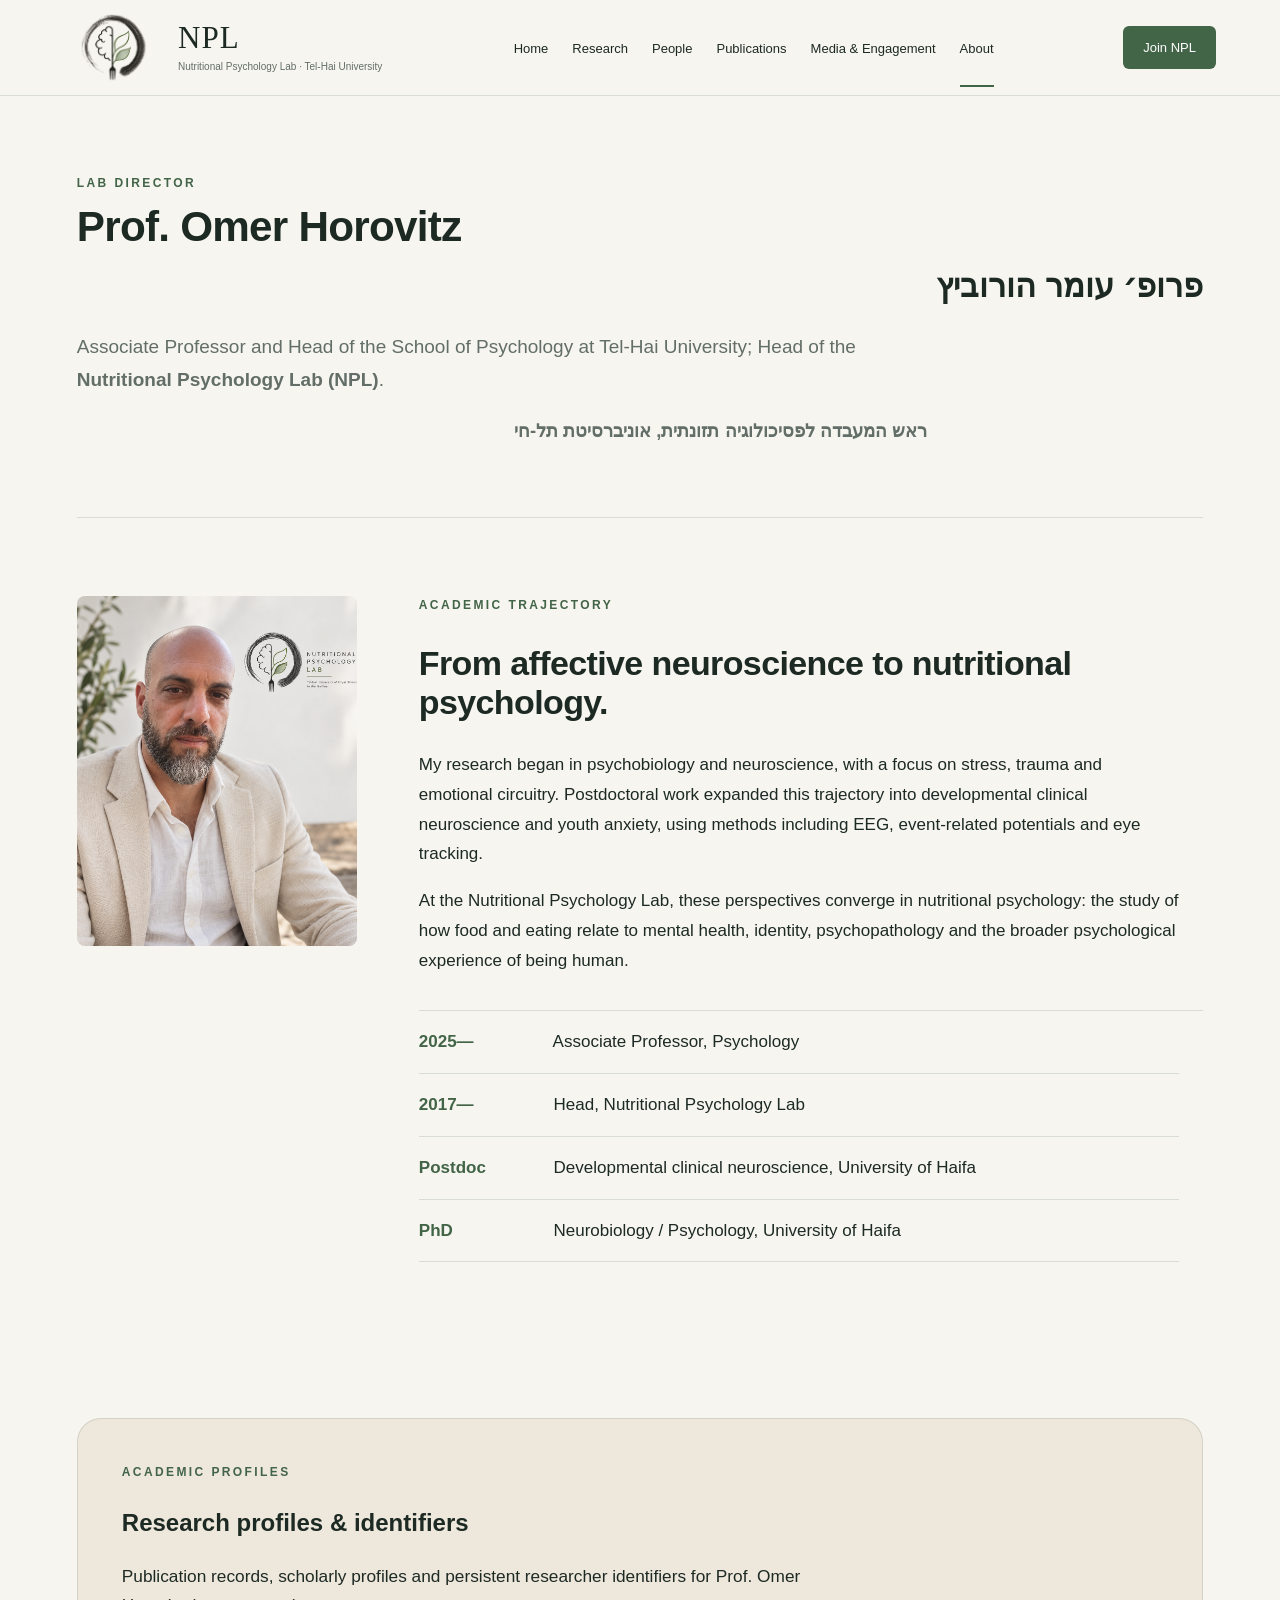
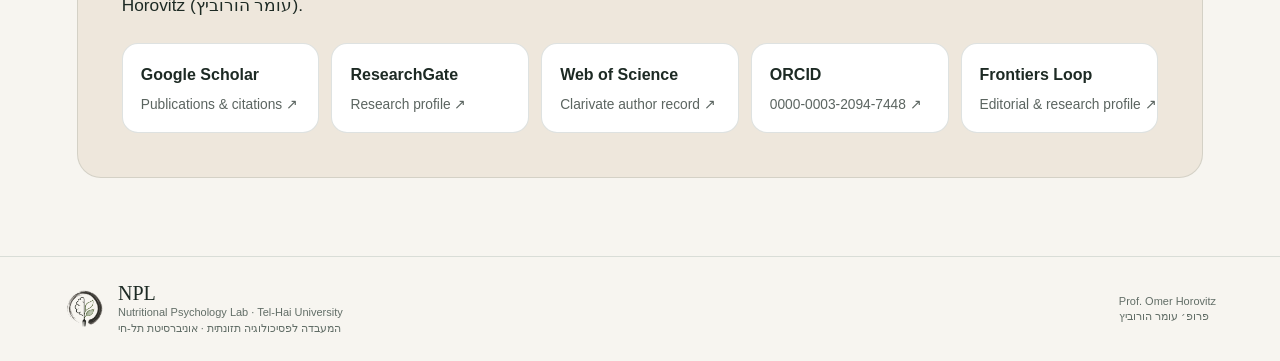
<file: index.html>
<!doctype html>
<html lang="en">

<head>
  <meta charset="utf-8">
  <meta name="viewport" content="width=device-width,initial-scale=1">

  <title>Prof. Omer Horovitz (עומר הורוביץ) | Nutritional Psychology Lab</title>

  <meta name="description"
        content="Prof. Omer Horovitz (עומר הורוביץ) is Associate Professor and Head of the School of Psychology at Tel-Hai University (אוניברסיטת תל חי), and Head of the Nutritional Psychology Lab (NPL; המעבדה לפסיכולוגיה תזונתית).">

  <link rel="canonical" href="https://oh-nplab.github.io/about.html">

  <link rel="stylesheet" href="style.css">
  <link rel="icon" type="image/png" href="assets/logo.png">
  <meta name="theme-color" content="#f4f1e9">

  <!-- Open Graph -->
  <meta property="og:type" content="profile">

  <meta property="og:title"
        content="Prof. Omer Horovitz | Nutritional Psychology Lab">

  <meta property="og:description"
        content="Prof. Omer Horovitz (עומר הורוביץ), Head of the Nutritional Psychology Lab at Tel-Hai University.">

  <meta property="og:url"
        content="https://oh-nplab.github.io/about.html">

  <meta property="og:image"
        content="https://oh-nplab.github.io/assets/omer-cream.png">

  <!-- Twitter / social sharing -->
  <meta name="twitter:card" content="summary">

  <meta name="twitter:title"
        content="Prof. Omer Horovitz | Nutritional Psychology Lab">

  <meta name="twitter:description"
        content="Prof. Omer Horovitz (עומר הורוביץ), Head of the Nutritional Psychology Lab at Tel-Hai University.">


  <!-- Structured data for Google -->
  <script type="application/ld+json">
  {
    "@context": "https://schema.org",
    "@graph": [
      {
        "@type": "Person",
        "@id": "https://oh-nplab.github.io/#omer-horovitz",

        "name": "Prof. Omer Horovitz",

        "alternateName": [
          "Omer Horovitz",
          "עומר הורוביץ",
          "פרופ׳ עומר הורוביץ"
        ],

        "url": "https://oh-nplab.github.io/about.html",

        "image": "https://oh-nplab.github.io/assets/omer-cream.png",

        "jobTitle": [
          "Associate Professor",
          "Head of the School of Psychology",
          "Head of the Nutritional Psychology Lab"
        ],

        "description": "Prof. Omer Horovitz is an Associate Professor, Head of the School of Psychology, and Head of the Nutritional Psychology Lab at Tel-Hai University. His research spans nutritional psychology, mental health, eating behavior, orthorexia, identity, interoception and affective neuroscience.",

        "worksFor": {
          "@id": "https://oh-nplab.github.io/#organization"
        },

        "affiliation": {
          "@type": "CollegeOrUniversity",
          "name": "Tel-Hai University",
          "alternateName": [
            "Tel Hai University",
            "אוניברסיטת תל חי",
            "אוניברסיטת תל-חי"
          ]
        },

        "knowsAbout": [
          "Nutritional Psychology",
          "Mental Health",
          "Orthorexia Nervosa",
          "Theory of Food",
          "Eating Disorders",
          "Identity",
          "Interoception",
          "Affective Neuroscience",
          "Psychobiology",
          "Neuroscience"
        ],

        "sameAs": [
          "https://scholar.google.com/citations?user=2f2EAAoAAAAJ&hl=en",
          "https://www.researchgate.net/profile/Omer-Horovitz?ev=hdr_xprf",
          "https://www.webofscience.com/wos/author/record/AFS-1271-2022",
          "https://orcid.org/0000-0003-2094-7448",
          "https://loop.frontiersin.org/people/201271/overview"
        ]
      },

      {
        "@type": "ResearchOrganization",
        "@id": "https://oh-nplab.github.io/#organization",

        "name": "Nutritional Psychology Lab",

        "alternateName": [
          "NPL",
          "המעבדה לפסיכולוגיה תזונתית"
        ],

        "url": "https://oh-nplab.github.io/",

        "logo": "https://oh-nplab.github.io/assets/logo.png",

        "parentOrganization": {
          "@type": "CollegeOrUniversity",
          "name": "Tel-Hai University",
          "alternateName": [
            "Tel Hai University",
            "אוניברסיטת תל חי",
            "אוניברסיטת תל-חי"
          ]
        }
      },

      {
        "@type": "ProfilePage",
        "@id": "https://oh-nplab.github.io/about.html#profile",

        "url": "https://oh-nplab.github.io/about.html",

        "name": "Prof. Omer Horovitz (עומר הורוביץ)",

        "mainEntity": {
          "@id": "https://oh-nplab.github.io/#omer-horovitz"
        }
      }
    ]
  }
  </script>

</head>


<body>

<header>

  <a class="brand" href="index.html">

    <img src="assets/logo.png"
         alt="Nutritional Psychology Lab logo">

    <span>

      <span class="npl">NPL</span>

      <small>
        Nutritional Psychology Lab · Tel-Hai University
      </small>

    </span>

  </a>


  <nav class="nav">

    <a href="index.html">Home</a>

    <a href="research.html">Research</a>

    <a href="people.html">People</a>

    <a href="publications.html">Publications</a>

    <a href="media.html">Media &amp; Engagement</a>

    <a class="active" href="about.html">About</a>

  </nav>


  <a class="join-btn" href="contact.html">
    Join NPL
  </a>

</header>



<main class="wrap">


<section class="page-hero">

  <div class="eyebrow">
    Lab director
  </div>

  <h1>
    Prof. Omer Horovitz
  </h1>

  <h2 lang="he"
      dir="rtl"
      style="font-size:2rem; margin-top:0.4rem; margin-bottom:1rem;">
    פרופ׳ עומר הורוביץ
  </h2>

  <p>
    Associate Professor and Head of the School of Psychology at
    Tel-Hai University; Head of the
    <strong>Nutritional Psychology Lab (NPL)</strong>.
  </p>

  <p lang="he"
     dir="rtl"
     style="font-size:1.15rem;">
    <strong>
      ראש המעבדה לפסיכולוגיה תזונתית, אוניברסיטת תל-חי
    </strong>
  </p>

</section>



<section class="section about-grid">

  <img src="assets/omer-cream.png"
       alt="Prof. Omer Horovitz, Head of the Nutritional Psychology Lab">

  <div class="about-copy">

    <div class="eyebrow">
      Academic trajectory
    </div>

    <h2>
      From affective neuroscience to nutritional psychology.
    </h2>

    <p>
      My research began in psychobiology and neuroscience,
      with a focus on stress, trauma and emotional circuitry.
      Postdoctoral work expanded this trajectory into developmental
      clinical neuroscience and youth anxiety, using methods including
      EEG, event-related potentials and eye tracking.
    </p>

    <p>
      At the Nutritional Psychology Lab, these perspectives converge
      in nutritional psychology: the study of how food and eating
      relate to mental health, identity, psychopathology and the
      broader psychological experience of being human.
    </p>


    <div class="timeline">

      <p>
        <b>2025—</b>
        Associate Professor, Psychology
      </p>

      <p>
        <b>2017—</b>
        Head, Nutritional Psychology Lab
      </p>

      <p>
        <b>Postdoc</b>
        Developmental clinical neuroscience,
        University of Haifa
      </p>

      <p>
        <b>PhD</b>
        Neurobiology / Psychology,
        University of Haifa
      </p>

    </div>

  </div>

</section>



<section class="section">

  <div class="academic-profiles">

    <div class="eyebrow">
      Academic profiles
    </div>

    <h2>
      Research profiles &amp; identifiers
    </h2>

    <p>
      Publication records, scholarly profiles and persistent
      researcher identifiers for Prof. Omer Horovitz
      (עומר הורוביץ).
    </p>


    <div class="profile-links">


      <a href="https://scholar.google.com/citations?user=2f2EAAoAAAAJ&amp;hl=en"
         target="_blank"
         rel="noopener noreferrer">

        <strong>
          Google Scholar
        </strong>

        <span>
          Publications &amp; citations ↗
        </span>

      </a>


      <a href="https://www.researchgate.net/profile/Omer-Horovitz?ev=hdr_xprf"
         target="_blank"
         rel="noopener noreferrer">

        <strong>
          ResearchGate
        </strong>

        <span>
          Research profile ↗
        </span>

      </a>


      <a href="https://www.webofscience.com/wos/author/record/AFS-1271-2022"
         target="_blank"
         rel="noopener noreferrer">

        <strong>
          Web of Science
        </strong>

        <span>
          Clarivate author record ↗
        </span>

      </a>


      <a href="https://orcid.org/0000-0003-2094-7448"
         target="_blank"
         rel="noopener noreferrer">

        <strong>
          ORCID
        </strong>

        <span>
          0000-0003-2094-7448 ↗
        </span>

      </a>


      <a href="https://loop.frontiersin.org/people/201271/overview"
         target="_blank"
         rel="noopener noreferrer">

        <strong>
          Frontiers Loop
        </strong>

        <span>
          Editorial &amp; research profile ↗
        </span>

      </a>


    </div>

  </div>

</section>


</main>



<footer>

  <img src="assets/logo.png"
       alt="Nutritional Psychology Lab logo">

  <span>

    <b>NPL</b><br>

    Nutritional Psychology Lab · Tel-Hai University

    <br>

    <span lang="he" dir="rtl">
      המעבדה לפסיכולוגיה תזונתית · אוניברסיטת תל-חי
    </span>

  </span>


  <span class="right">

    Prof. Omer Horovitz

    <br>

    <span lang="he" dir="rtl">
      פרופ׳ עומר הורוביץ
    </span>

  </span>

</footer>


</body>

</html>
</file>
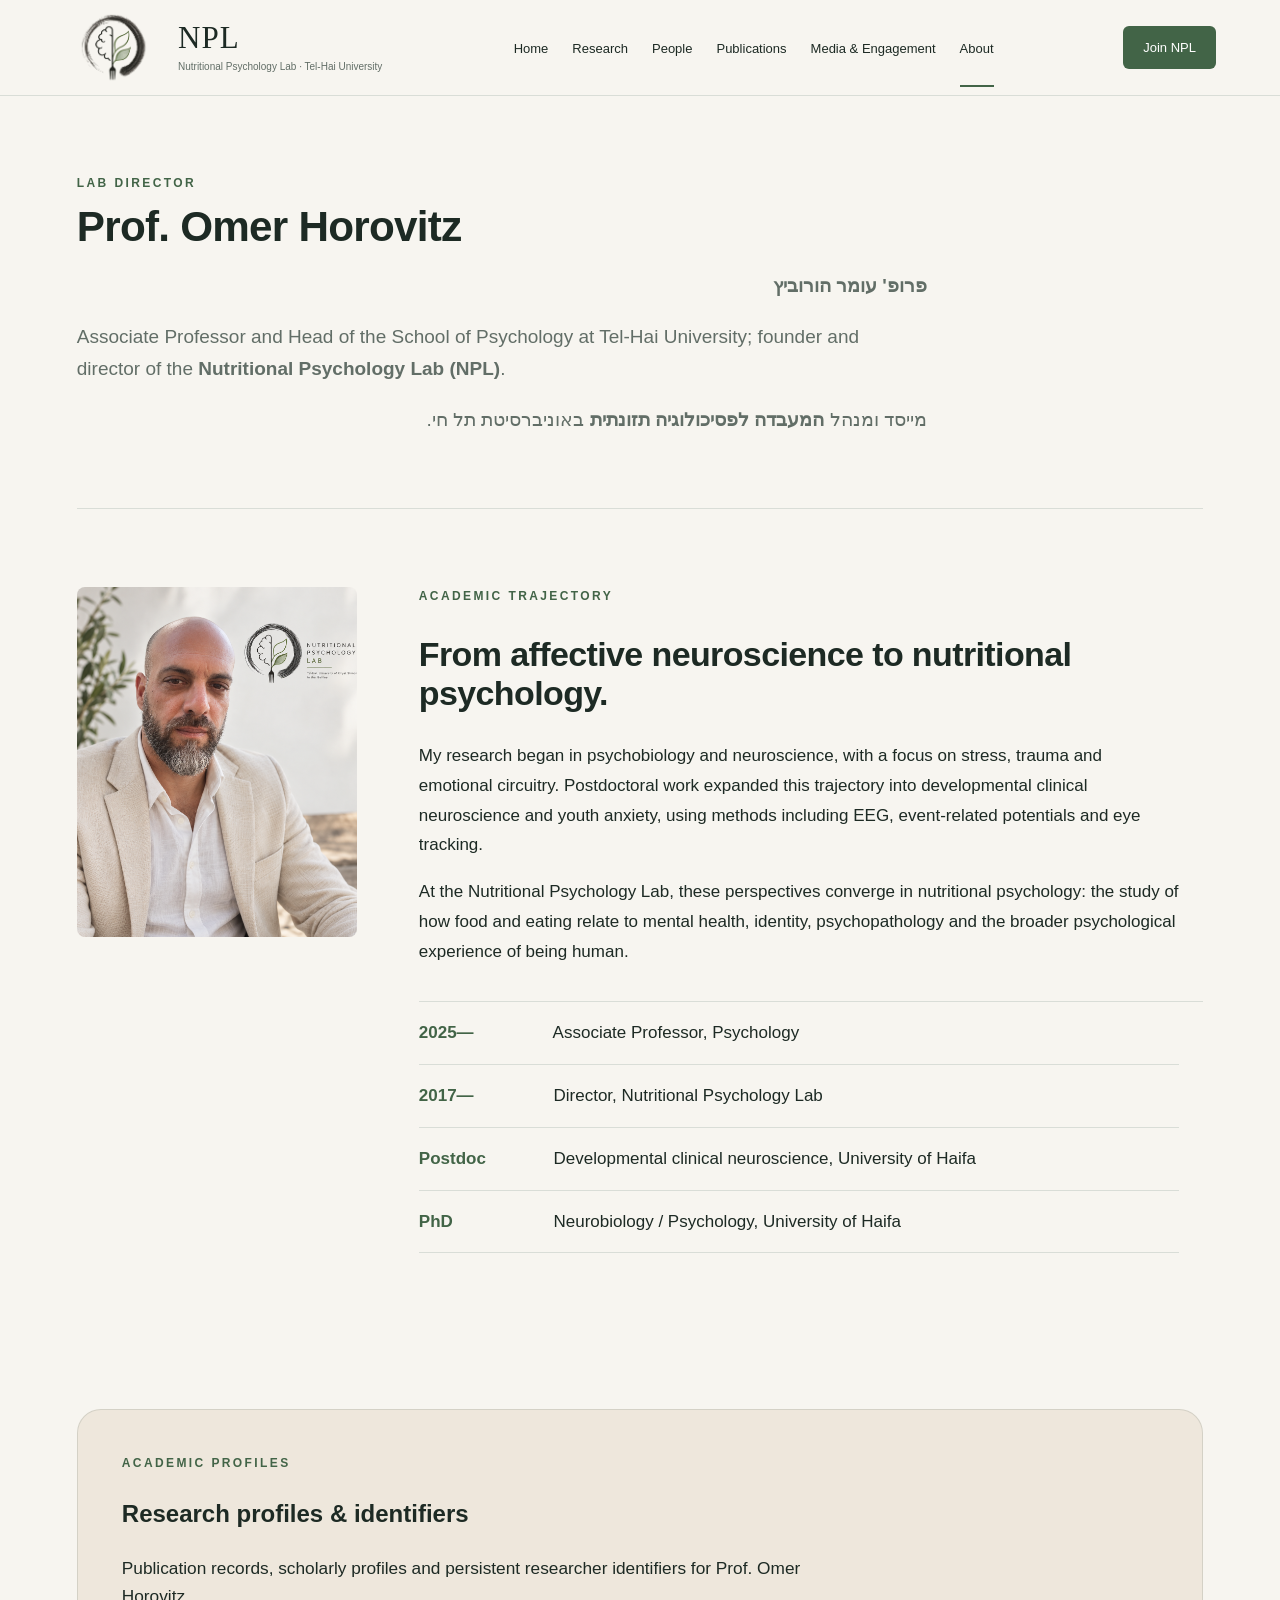
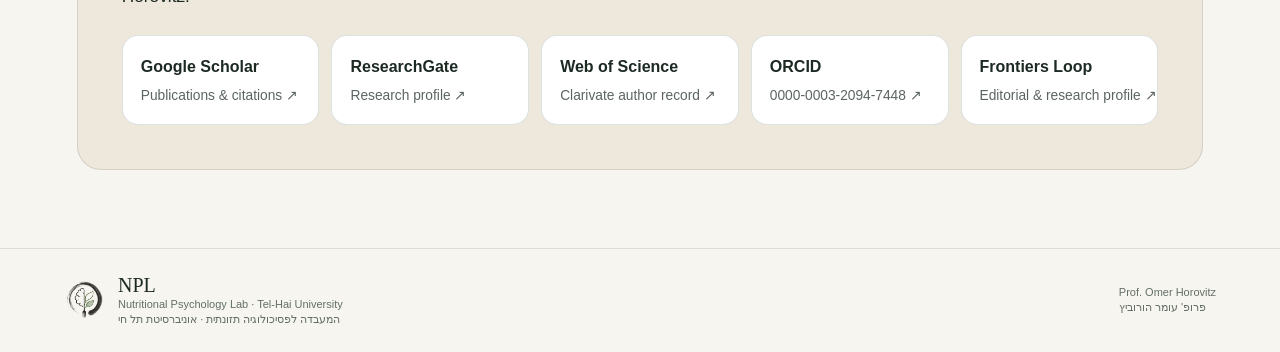
<file: about.html>
<!doctype html>
<html lang="en">

<head>
  <meta charset="utf-8">
  <meta name="viewport" content="width=device-width,initial-scale=1">

  <title>Prof. Omer Horovitz (עומר הורוביץ) | Nutritional Psychology Lab</title>

  <meta name="description"
        content="Prof. Omer Horovitz (עומר הורוביץ) is Associate Professor and Head of the School of Psychology at Tel-Hai University (אוניברסיטת תל חי), and founder and director of the Nutritional Psychology Lab (NPL; המעבדה לפסיכולוגיה תזונתית).">

  <link rel="canonical" href="https://oh-nplab.github.io/about.html">

  <link rel="stylesheet" href="style.css">
  <link rel="icon" type="image/png" href="assets/logo.png">
  <meta name="theme-color" content="#f4f1e9">

  <!-- Open Graph -->
  <meta property="og:type" content="profile">

  <meta property="og:title"
        content="Prof. Omer Horovitz | Nutritional Psychology Lab">

  <meta property="og:description"
        content="Prof. Omer Horovitz (עומר הורוביץ), founder and director of the Nutritional Psychology Lab at Tel-Hai University.">

  <meta property="og:url"
        content="https://oh-nplab.github.io/about.html">

  <meta property="og:image"
        content="https://oh-nplab.github.io/assets/omer-cream.png">

  <!-- Twitter / social sharing -->
  <meta name="twitter:card" content="summary">

  <meta name="twitter:title"
        content="Prof. Omer Horovitz | Nutritional Psychology Lab">

  <meta name="twitter:description"
        content="Prof. Omer Horovitz (עומר הורוביץ), founder and director of the Nutritional Psychology Lab at Tel-Hai University.">


  <!-- Structured data -->
  <script type="application/ld+json">
  {
    "@context": "https://schema.org",
    "@graph": [
      {
        "@type": "Person",
        "@id": "https://oh-nplab.github.io/#omer-horovitz",

        "name": "Prof. Omer Horovitz",

        "alternateName": [
          "Omer Horovitz",
          "עומר הורוביץ",
          "פרופ' עומר הורוביץ"
        ],

        "url": "https://oh-nplab.github.io/about.html",

        "image": "https://oh-nplab.github.io/assets/omer-cream.png",

        "jobTitle": [
          "Associate Professor",
          "Head of the School of Psychology",
          "Director of the Nutritional Psychology Lab"
        ],

        "description": "Prof. Omer Horovitz is an Associate Professor, Head of the School of Psychology, and founder and director of the Nutritional Psychology Lab. His research spans nutritional psychology, mental health, eating behavior, orthorexia, identity, interoception and affective neuroscience.",

        "worksFor": {
          "@id": "https://oh-nplab.github.io/#organization"
        },

        "affiliation": {
          "@type": "CollegeOrUniversity",
          "name": "Tel-Hai University",
          "alternateName": "אוניברסיטת תל חי"
        },

        "knowsAbout": [
          "Nutritional Psychology",
          "Mental Health",
          "Orthorexia Nervosa",
          "Theory of Food",
          "Eating Disorders",
          "Identity",
          "Interoception",
          "Affective Neuroscience",
          "Psychobiology",
          "Neuroscience"
        ],

        "sameAs": [
          "https://scholar.google.com/citations?user=2f2EAAoAAAAJ&hl=en",
          "https://www.researchgate.net/profile/Omer-Horovitz?ev=hdr_xprf",
          "https://www.webofscience.com/wos/author/record/AFS-1271-2022",
          "https://orcid.org/0000-0003-2094-7448",
          "https://loop.frontiersin.org/people/201271/overview"
        ]
      },

      {
        "@type": "ResearchOrganization",
        "@id": "https://oh-nplab.github.io/#organization",

        "name": "Nutritional Psychology Lab",

        "alternateName": [
          "NPL",
          "המעבדה לפסיכולוגיה תזונתית"
        ],

        "url": "https://oh-nplab.github.io/",

        "logo": "https://oh-nplab.github.io/assets/logo.png",

        "founder": {
          "@id": "https://oh-nplab.github.io/#omer-horovitz"
        },

        "parentOrganization": {
          "@type": "CollegeOrUniversity",
          "name": "Tel-Hai University",
          "alternateName": "אוניברסיטת תל חי"
        }
      },

      {
        "@type": "ProfilePage",
        "@id": "https://oh-nplab.github.io/about.html#profile",

        "url": "https://oh-nplab.github.io/about.html",

        "name": "Prof. Omer Horovitz",

        "mainEntity": {
          "@id": "https://oh-nplab.github.io/#omer-horovitz"
        }
      }
    ]
  }
  </script>

</head>


<body>

<header>

  <a class="brand" href="index.html">

    <img src="assets/logo.png"
         alt="Nutritional Psychology Lab logo">

    <span>

      <span class="npl">NPL</span>

      <small>
        Nutritional Psychology Lab · Tel-Hai University
      </small>

    </span>

  </a>


  <nav class="nav">

    <a href="index.html">Home</a>

    <a href="research.html">Research</a>

    <a href="people.html">People</a>

    <a href="publications.html">Publications</a>

    <a href="media.html">Media & Engagement</a>

    <a class="active" href="about.html">About</a>

  </nav>


  <a class="join-btn" href="contact.html">
    Join NPL
  </a>

</header>



<main class="wrap">


<section class="page-hero">

  <div class="eyebrow">
    Lab director
  </div>

  <h1>
    Prof. Omer Horovitz
  </h1>

  <p lang="he" dir="rtl">
    <strong>פרופ' עומר הורוביץ</strong>
  </p>

  <p>
    Associate Professor and Head of the School of Psychology at
    Tel-Hai University; founder and director of the
    <strong>Nutritional Psychology Lab (NPL)</strong>.
  </p>

  <p lang="he" dir="rtl">
    מייסד ומנהל
    <strong>המעבדה לפסיכולוגיה תזונתית</strong>
    באוניברסיטת תל חי.
  </p>

</section>



<section class="section about-grid">

  <img src="assets/omer-cream.png"
       alt="Prof. Omer Horovitz, founder and director of the Nutritional Psychology Lab">

  <div class="about-copy">

    <div class="eyebrow">
      Academic trajectory
    </div>

    <h2>
      From affective neuroscience to nutritional psychology.
    </h2>

    <p>
      My research began in psychobiology and neuroscience,
      with a focus on stress, trauma and emotional circuitry.
      Postdoctoral work expanded this trajectory into developmental
      clinical neuroscience and youth anxiety, using methods including
      EEG, event-related potentials and eye tracking.
    </p>

    <p>
      At the Nutritional Psychology Lab, these perspectives converge
      in nutritional psychology: the study of how food and eating
      relate to mental health, identity, psychopathology and the
      broader psychological experience of being human.
    </p>


    <div class="timeline">

      <p>
        <b>2025—</b>
        Associate Professor, Psychology
      </p>

      <p>
        <b>2017—</b>
        Director, Nutritional Psychology Lab
      </p>

      <p>
        <b>Postdoc</b>
        Developmental clinical neuroscience,
        University of Haifa
      </p>

      <p>
        <b>PhD</b>
        Neurobiology / Psychology,
        University of Haifa
      </p>

    </div>

  </div>

</section>



<section class="section">

  <div class="academic-profiles">

    <div class="eyebrow">
      Academic profiles
    </div>

    <h2>
      Research profiles & identifiers
    </h2>

    <p>
      Publication records, scholarly profiles and persistent
      researcher identifiers for Prof. Omer Horovitz.
    </p>


    <div class="profile-links">


      <a href="https://scholar.google.com/citations?user=2f2EAAoAAAAJ&hl=en"
         target="_blank"
         rel="noopener noreferrer">

        <strong>
          Google Scholar
        </strong>

        <span>
          Publications & citations ↗
        </span>

      </a>


      <a href="https://www.researchgate.net/profile/Omer-Horovitz?ev=hdr_xprf"
         target="_blank"
         rel="noopener noreferrer">

        <strong>
          ResearchGate
        </strong>

        <span>
          Research profile ↗
        </span>

      </a>


      <a href="https://www.webofscience.com/wos/author/record/AFS-1271-2022"
         target="_blank"
         rel="noopener noreferrer">

        <strong>
          Web of Science
        </strong>

        <span>
          Clarivate author record ↗
        </span>

      </a>


      <a href="https://orcid.org/0000-0003-2094-7448"
         target="_blank"
         rel="noopener noreferrer">

        <strong>
          ORCID
        </strong>

        <span>
          0000-0003-2094-7448 ↗
        </span>

      </a>


      <a href="https://loop.frontiersin.org/people/201271/overview"
         target="_blank"
         rel="noopener noreferrer">

        <strong>
          Frontiers Loop
        </strong>

        <span>
          Editorial & research profile ↗
        </span>

      </a>


    </div>

  </div>

</section>


</main>



<footer>

  <img src="assets/logo.png"
       alt="Nutritional Psychology Lab logo">

  <span>

    <b>NPL</b><br>

    Nutritional Psychology Lab · Tel-Hai University

    <br>

    <span lang="he" dir="rtl">
      המעבדה לפסיכולוגיה תזונתית · אוניברסיטת תל חי
    </span>

  </span>


  <span class="right">

    Prof. Omer Horovitz

    <br>

    <span lang="he" dir="rtl">
      פרופ' עומר הורוביץ
    </span>

  </span>

</footer>


</body>

</html>
</file>
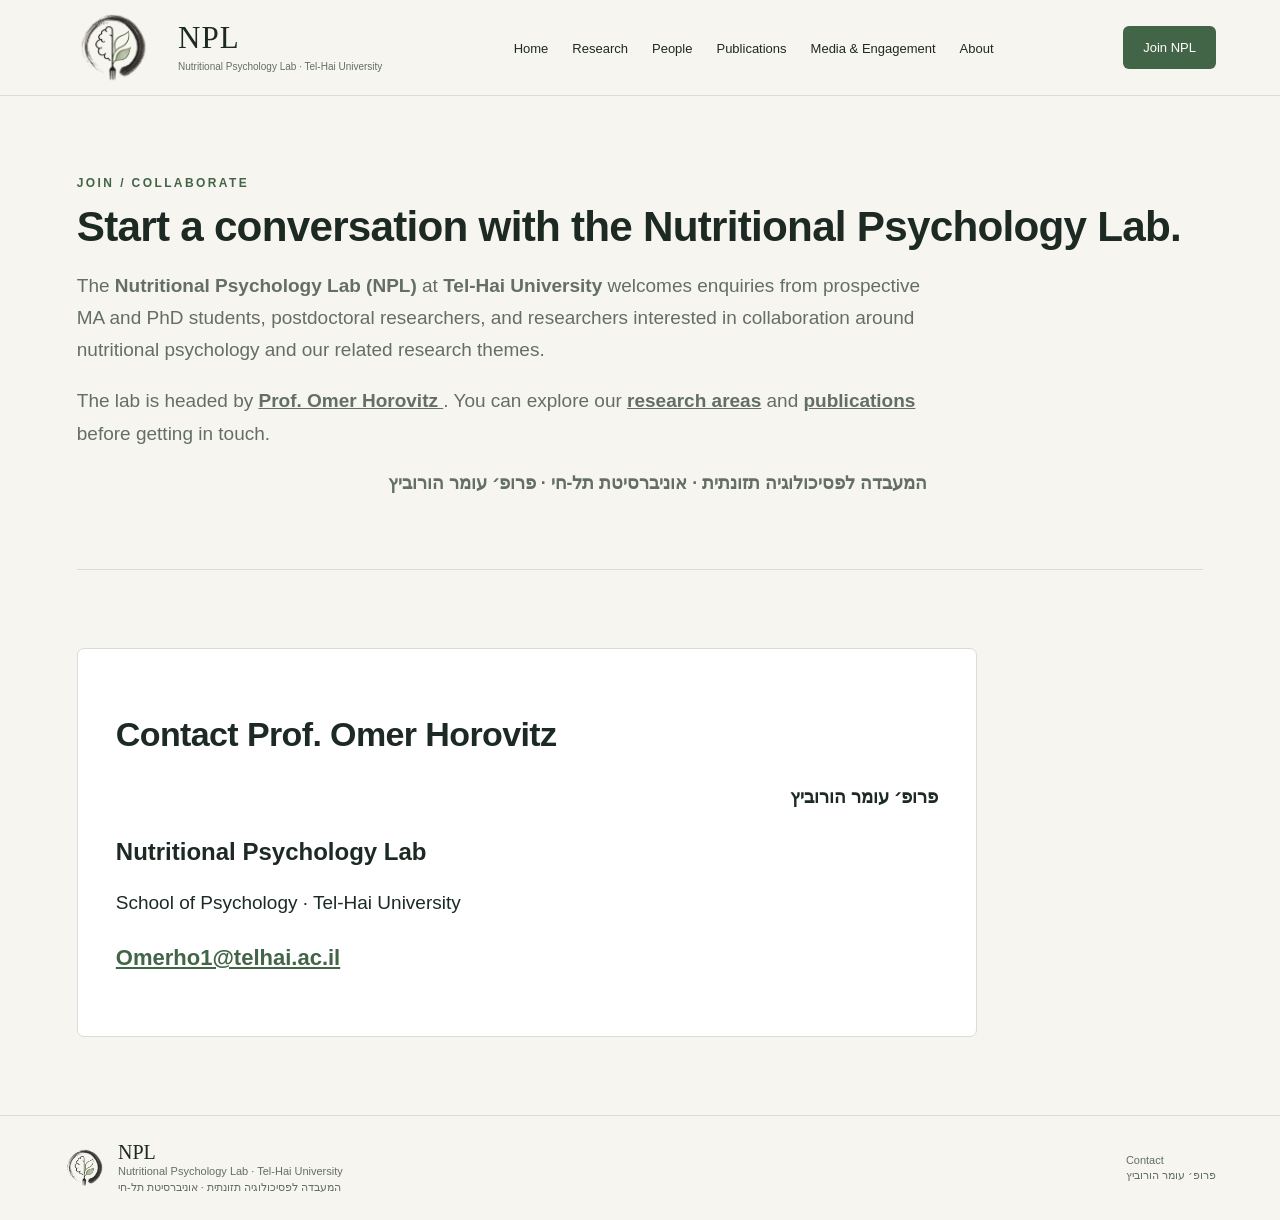
<file: contact.html>
<!doctype html>
<html lang="en">

<head>
  <meta charset="utf-8">
  <meta name="viewport" content="width=device-width,initial-scale=1">

  <title>Join NPL | Nutritional Psychology Lab | Tel-Hai University</title>

  <meta name="description"
        content="Contact the Nutritional Psychology Lab (NPL) at Tel-Hai University, headed by Prof. Omer Horovitz (עומר הורוביץ), about MA and PhD study, postdoctoral research and international collaboration.">

  <link rel="canonical" href="https://oh-nplab.github.io/contact.html">

  <link rel="stylesheet" href="style.css">
  <link rel="icon" type="image/png" href="assets/logo.png">
  <meta name="theme-color" content="#f4f1e9">

  <!-- Open Graph -->
  <meta property="og:type" content="website">

  <meta property="og:title"
        content="Join NPL | Nutritional Psychology Lab | Tel-Hai University">

  <meta property="og:description"
        content="Contact the Nutritional Psychology Lab about graduate study, postdoctoral research and research collaboration.">

  <meta property="og:url"
        content="https://oh-nplab.github.io/contact.html">

  <meta property="og:image"
        content="https://oh-nplab.github.io/assets/logo.png">

  <!-- Twitter / social sharing -->
  <meta name="twitter:card" content="summary">

  <meta name="twitter:title"
        content="Join NPL | Nutritional Psychology Lab">

  <meta name="twitter:description"
        content="Contact the Nutritional Psychology Lab at Tel-Hai University about graduate study, postdoctoral research and collaboration.">


  <!-- Structured data -->
  <script type="application/ld+json">
  {
    "@context": "https://schema.org",
    "@graph": [
      {
        "@type": "ResearchOrganization",
        "@id": "https://oh-nplab.github.io/#organization",

        "name": "Nutritional Psychology Lab",

        "alternateName": [
          "NPL",
          "המעבדה לפסיכולוגיה תזונתית"
        ],

        "url": "https://oh-nplab.github.io/",

        "logo": "https://oh-nplab.github.io/assets/logo.png",

        "email": "Omerho1@telhai.ac.il",

        "parentOrganization": {
          "@type": "CollegeOrUniversity",

          "name": "Tel-Hai University",

          "alternateName": [
            "Tel Hai University",
            "אוניברסיטת תל חי",
            "אוניברסיטת תל-חי"
          ]
        },

        "member": {
          "@id": "https://oh-nplab.github.io/#omer-horovitz"
        }
      },

      {
        "@type": "Person",
        "@id": "https://oh-nplab.github.io/#omer-horovitz",

        "name": "Prof. Omer Horovitz",

        "alternateName": [
          "Omer Horovitz",
          "עומר הורוביץ",
          "פרופ׳ עומר הורוביץ"
        ],

        "url": "https://oh-nplab.github.io/about.html",

        "image": "https://oh-nplab.github.io/assets/omer-cream.png",

        "email": "Omerho1@telhai.ac.il",

        "jobTitle": [
          "Associate Professor",
          "Head of the School of Psychology",
          "Head of the Nutritional Psychology Lab"
        ],

        "worksFor": {
          "@id": "https://oh-nplab.github.io/#organization"
        },

        "sameAs": [
          "https://scholar.google.com/citations?user=2f2EAAoAAAAJ&hl=en",
          "https://www.researchgate.net/profile/Omer-Horovitz?ev=hdr_xprf",
          "https://www.webofscience.com/wos/author/record/AFS-1271-2022",
          "https://orcid.org/0000-0003-2094-7448",
          "https://loop.frontiersin.org/people/201271/overview"
        ]
      },

      {
        "@type": "ContactPage",
        "@id": "https://oh-nplab.github.io/contact.html#webpage",

        "url": "https://oh-nplab.github.io/contact.html",

        "name": "Join NPL | Nutritional Psychology Lab",

        "description": "Contact the Nutritional Psychology Lab about graduate study, postdoctoral research and research collaboration.",

        "about": {
          "@id": "https://oh-nplab.github.io/#organization"
        }
      }
    ]
  }
  </script>

</head>


<body>


<header>

  <a class="brand" href="index.html">

    <img src="assets/logo.png"
         alt="Nutritional Psychology Lab logo">

    <span>

      <span class="npl">NPL</span>

      <small>
        Nutritional Psychology Lab · Tel-Hai University
      </small>

    </span>

  </a>


  <nav class="nav">

    <a href="index.html">Home</a>

    <a href="research.html">Research</a>

    <a href="people.html">People</a>

    <a href="publications.html">Publications</a>

    <a href="media.html">Media &amp; Engagement</a>

    <a href="about.html">About</a>

  </nav>


  <a class="join-btn"
     href="contact.html"
     aria-current="page">

    Join NPL

  </a>

</header>



<main class="wrap">


<section class="page-hero">

  <div class="eyebrow">
    Join / collaborate
  </div>

  <h1>
    Start a conversation with the Nutritional Psychology Lab.
  </h1>

  <p>
    The <strong>Nutritional Psychology Lab (NPL)</strong> at
    <strong>Tel-Hai University</strong> welcomes enquiries from
    prospective MA and PhD students, postdoctoral researchers,
    and researchers interested in collaboration around
    nutritional psychology and our related research themes.
  </p>

  <p>
    The lab is headed by
    <a href="about.html">
      <strong>Prof. Omer Horovitz</strong>
    </a>.
    You can explore our
    <a href="research.html"><strong>research areas</strong></a>
    and
    <a href="publications.html"><strong>publications</strong></a>
    before getting in touch.
  </p>

  <p lang="he"
     dir="rtl"
     style="font-size:1.1rem;">

    <strong>
      המעבדה לפסיכולוגיה תזונתית · אוניברסיטת תל-חי · פרופ׳ עומר הורוביץ
    </strong>

  </p>

</section>



<section class="section">

  <div class="contact-box">

    <h2>
      Contact Prof. Omer Horovitz
    </h2>

    <p lang="he"
       dir="rtl"
       style="font-size:1.15rem;">

      <strong>
        פרופ׳ עומר הורוביץ
      </strong>

    </p>

    <p class="contact-lab">
      Nutritional Psychology Lab
    </p>

    <p class="contact-affiliation">
      School of Psychology · Tel-Hai University
    </p>

    <p class="contact-email">

      <a href="mailto:Omerho1@telhai.ac.il">
        Omerho1@telhai.ac.il
      </a>

    </p>

  </div>

</section>


</main>



<footer>

  <img src="assets/logo.png"
       alt="Nutritional Psychology Lab logo">

  <span>

    <b>NPL</b><br>

    Nutritional Psychology Lab · Tel-Hai University

    <br>

    <span lang="he" dir="rtl">
      המעבדה לפסיכולוגיה תזונתית · אוניברסיטת תל-חי
    </span>

  </span>


  <span class="right">

    Contact

    <br>

    <span lang="he" dir="rtl">
      פרופ׳ עומר הורוביץ
    </span>

  </span>

</footer>


</body>

</html>
</file>
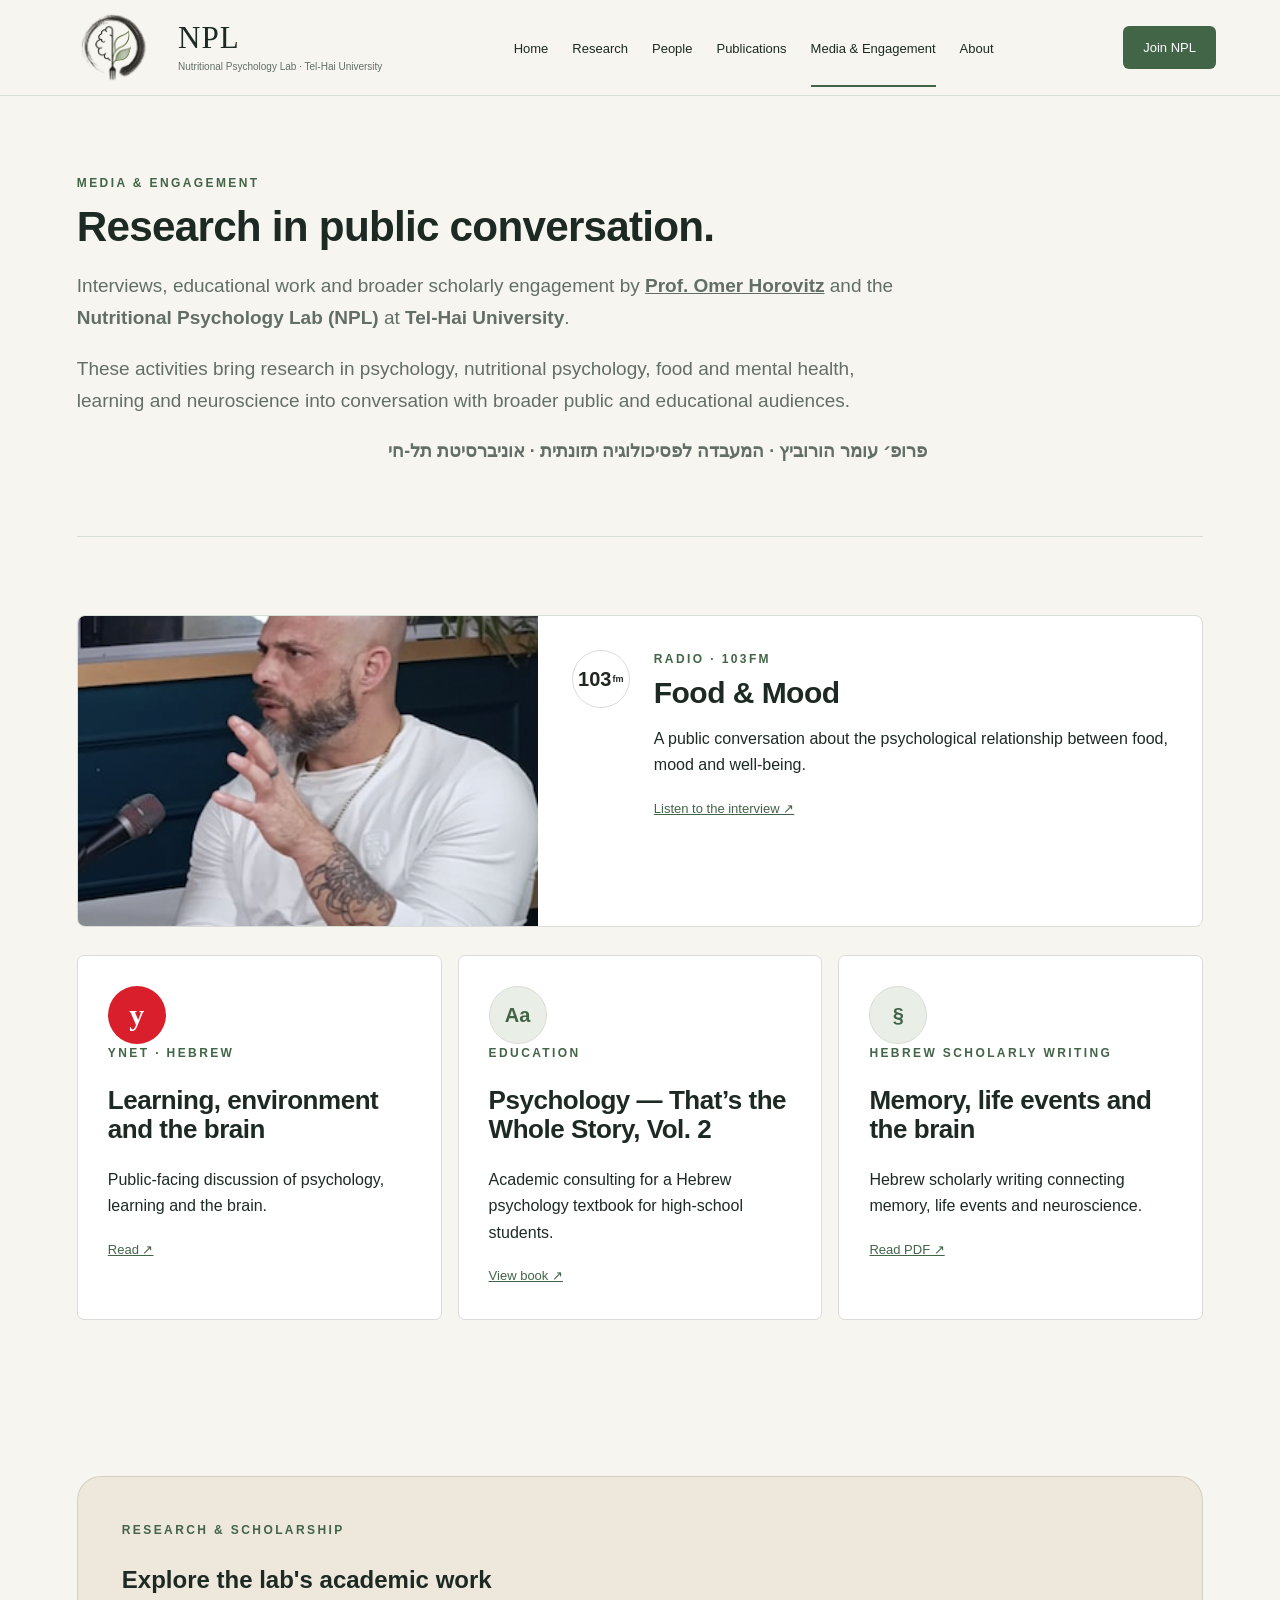
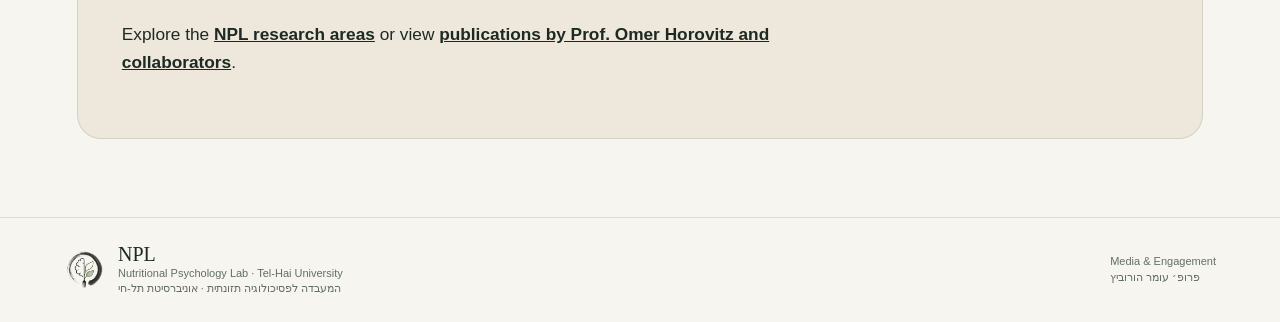
<file: media.html>
<!doctype html>
<html lang="en">

<head>
  <meta charset="utf-8">
  <meta name="viewport" content="width=device-width,initial-scale=1">

  <title>Media &amp; Engagement | Prof. Omer Horovitz | Nutritional Psychology Lab</title>

  <meta name="description"
        content="Media, interviews, educational work and public engagement by Prof. Omer Horovitz (עומר הורוביץ) and the Nutritional Psychology Lab at Tel-Hai University (אוניברסיטת תל-חי).">

  <link rel="canonical" href="https://oh-nplab.github.io/media.html">

  <link rel="stylesheet" href="style.css">
  <link rel="icon" type="image/png" href="assets/logo.png">
  <meta name="theme-color" content="#f4f1e9">

  <!-- Open Graph -->
  <meta property="og:type" content="website">

  <meta property="og:title"
        content="Media &amp; Engagement | Prof. Omer Horovitz | Nutritional Psychology Lab">

  <meta property="og:description"
        content="Interviews, educational work and public engagement by Prof. Omer Horovitz and the Nutritional Psychology Lab at Tel-Hai University.">

  <meta property="og:url"
        content="https://oh-nplab.github.io/media.html">

  <meta property="og:image"
        content="https://oh-nplab.github.io/assets/omer-interview.png">

  <!-- Twitter / social sharing -->
  <meta name="twitter:card" content="summary_large_image">

  <meta name="twitter:title"
        content="Media &amp; Engagement | Prof. Omer Horovitz">

  <meta name="twitter:description"
        content="Interviews, educational work and public engagement by Prof. Omer Horovitz and the Nutritional Psychology Lab.">

  <meta name="twitter:image"
        content="https://oh-nplab.github.io/assets/omer-interview.png">


  <!-- Structured data -->
  <script type="application/ld+json">
  {
    "@context": "https://schema.org",
    "@graph": [
      {
        "@type": "ResearchOrganization",
        "@id": "https://oh-nplab.github.io/#organization",

        "name": "Nutritional Psychology Lab",

        "alternateName": [
          "NPL",
          "המעבדה לפסיכולוגיה תזונתית"
        ],

        "url": "https://oh-nplab.github.io/",

        "logo": "https://oh-nplab.github.io/assets/logo.png",

        "parentOrganization": {
          "@type": "CollegeOrUniversity",

          "name": "Tel-Hai University",

          "alternateName": [
            "Tel Hai University",
            "אוניברסיטת תל חי",
            "אוניברסיטת תל-חי"
          ]
        },

        "member": {
          "@id": "https://oh-nplab.github.io/#omer-horovitz"
        }
      },

      {
        "@type": "Person",
        "@id": "https://oh-nplab.github.io/#omer-horovitz",

        "name": "Prof. Omer Horovitz",

        "alternateName": [
          "Omer Horovitz",
          "עומר הורוביץ",
          "פרופ׳ עומר הורוביץ"
        ],

        "url": "https://oh-nplab.github.io/about.html",

        "image": "https://oh-nplab.github.io/assets/omer-cream.png",

        "jobTitle": [
          "Associate Professor",
          "Head of the School of Psychology",
          "Head of the Nutritional Psychology Lab"
        ],

        "worksFor": {
          "@id": "https://oh-nplab.github.io/#organization"
        },

        "sameAs": [
          "https://scholar.google.com/citations?user=2f2EAAoAAAAJ&hl=en",
          "https://www.researchgate.net/profile/Omer-Horovitz?ev=hdr_xprf",
          "https://www.webofscience.com/wos/author/record/AFS-1271-2022",
          "https://orcid.org/0000-0003-2094-7448",
          "https://loop.frontiersin.org/people/201271/overview"
        ]
      },

      {
        "@type": "WebPage",
        "@id": "https://oh-nplab.github.io/media.html#webpage",

        "url": "https://oh-nplab.github.io/media.html",

        "name": "Media & Engagement | Prof. Omer Horovitz | Nutritional Psychology Lab",

        "description": "Interviews, educational work and public engagement by Prof. Omer Horovitz and the Nutritional Psychology Lab.",

        "about": [
          {
            "@id": "https://oh-nplab.github.io/#omer-horovitz"
          },
          {
            "@id": "https://oh-nplab.github.io/#organization"
          }
        ]
      }
    ]
  }
  </script>

</head>


<body>


<header>

  <a class="brand" href="index.html">

    <img src="assets/logo.png"
         alt="Nutritional Psychology Lab logo">

    <span>

      <span class="npl">NPL</span>

      <small>
        Nutritional Psychology Lab · Tel-Hai University
      </small>

    </span>

  </a>


  <nav class="nav">

    <a href="index.html">Home</a>

    <a href="research.html">Research</a>

    <a href="people.html">People</a>

    <a href="publications.html">Publications</a>

    <a class="active" href="media.html">
      Media &amp; Engagement
    </a>

    <a href="about.html">About</a>

  </nav>


  <a class="join-btn" href="contact.html">
    Join NPL
  </a>

</header>



<main class="wrap">


<section class="page-hero">

  <div class="eyebrow">
    Media &amp; engagement
  </div>

  <h1>
    Research in public conversation.
  </h1>

  <p>
    Interviews, educational work and broader scholarly engagement by
    <a href="about.html"><strong>Prof. Omer Horovitz</strong></a>
    and the <strong>Nutritional Psychology Lab (NPL)</strong> at
    <strong>Tel-Hai University</strong>.
  </p>

  <p>
    These activities bring research in psychology, nutritional psychology,
    food and mental health, learning and neuroscience into conversation
    with broader public and educational audiences.
  </p>

  <p lang="he"
     dir="rtl"
     style="font-size:1.1rem;">

    <strong>
      פרופ׳ עומר הורוביץ · המעבדה לפסיכולוגיה תזונתית · אוניברסיטת תל-חי
    </strong>

  </p>

</section>



<section class="section">


  <figure class="media-feature">

    <img src="assets/omer-interview.png"
         alt="Prof. Omer Horovitz discussing food, mood and psychology">

    <figcaption>

      <div class="source-mark">
        103<span>fm</span>
      </div>

      <div>

        <div class="eyebrow">
          Radio · 103FM
        </div>

        <h2>
          Food &amp; Mood
        </h2>

        <p>
          A public conversation about the psychological relationship
          between food, mood and well-being.
        </p>

        <a href="https://103fm.maariv.co.il/programs/media.aspx?ZrqvnVq=KDFMHJ&amp;c41t4nzVQ=IHE"
           target="_blank"
           rel="noopener noreferrer">

          Listen to the interview ↗

        </a>

      </div>

    </figcaption>

  </figure>



  <div class="media-grid">


    <article class="media-card">

      <div class="source-mark ynet">
        y
      </div>

      <div class="eyebrow">
        Ynet · Hebrew
      </div>

      <h2>
        Learning, environment and the brain
      </h2>

      <p>
        Public-facing discussion of psychology, learning and the brain.
      </p>

      <a href="https://www.ynet.co.il/article/bjir9ughi"
         target="_blank"
         rel="noopener noreferrer">

        Read ↗

      </a>

    </article>



    <article class="media-card">

      <div class="source-mark book">
        Aa
      </div>

      <div class="eyebrow">
        Education
      </div>

      <h2>
        Psychology — That’s the Whole Story, Vol. 2
      </h2>

      <p>
        Academic consulting for a Hebrew psychology textbook
        for high-school students.
      </p>

      <a href="https://edu.kinbooks.co.il/book/%D7%A4%D7%A1%D7%99%D7%9B%D7%95%D7%9C%D7%95%D7%92%D7%99%D7%94---%D7%96%D7%94-%D7%9B%D7%9C-%D7%94%D7%A1%D7%99%D7%A4%D7%95%D7%A8-%D7%9B%D7%A8%D7%9A-%D7%A9%D7%A0%D7%99"
         target="_blank"
         rel="noopener noreferrer">

        View book ↗

      </a>

    </article>



    <article class="media-card">

      <div class="source-mark paper">
        §
      </div>

      <div class="eyebrow">
        Hebrew scholarly writing
      </div>

      <h2>
        Memory, life events and the brain
      </h2>

      <p>
        Hebrew scholarly writing connecting memory,
        life events and neuroscience.
      </p>

      <a href="https://dvarim.oranim.ac.il/wp-content/uploads/2020/10/%D7%A2%D7%95%D7%9E%D7%A8-%D7%95%D7%96%D7%99%D7%95-2.pdf"
         target="_blank"
         rel="noopener noreferrer">

        Read PDF ↗

      </a>

    </article>


  </div>


</section>



<section class="section">

  <div class="academic-profiles">

    <div class="eyebrow">
      Research &amp; scholarship
    </div>

    <h2>
      Explore the lab's academic work
    </h2>

    <p>
      Explore the
      <a href="research.html"><strong>NPL research areas</strong></a>
      or view
      <a href="publications.html"><strong>publications by Prof. Omer Horovitz and collaborators</strong></a>.
    </p>

  </div>

</section>


</main>



<footer>

  <img src="assets/logo.png"
       alt="Nutritional Psychology Lab logo">

  <span>

    <b>NPL</b><br>

    Nutritional Psychology Lab · Tel-Hai University

    <br>

    <span lang="he" dir="rtl">
      המעבדה לפסיכולוגיה תזונתית · אוניברסיטת תל-חי
    </span>

  </span>


  <span class="right">

    Media &amp; Engagement

    <br>

    <span lang="he" dir="rtl">
      פרופ׳ עומר הורוביץ
    </span>

  </span>

</footer>


</body>

</html>
</file>
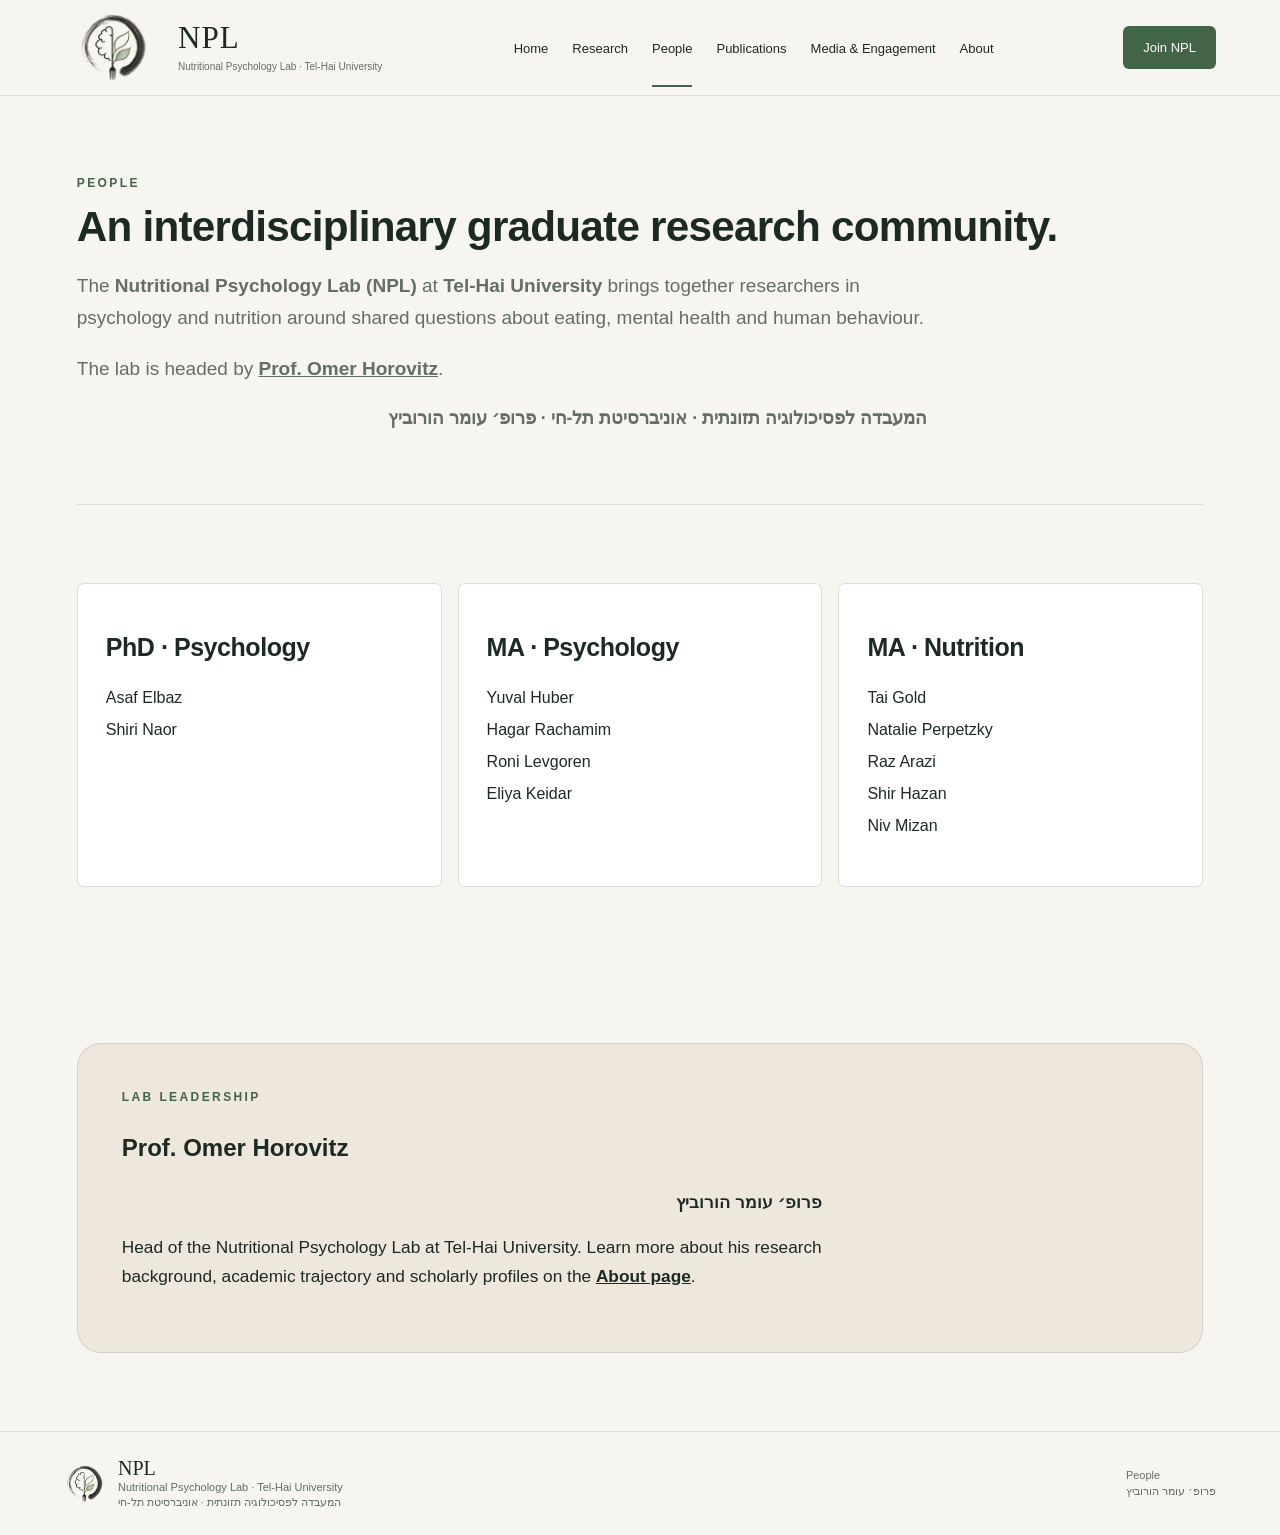
<file: people.html>
<!doctype html>
<html lang="en">

<head>
  <meta charset="utf-8">
  <meta name="viewport" content="width=device-width,initial-scale=1">

  <title>People | Nutritional Psychology Lab | Tel-Hai University</title>

  <meta name="description"
        content="Meet the Nutritional Psychology Lab (NPL; המעבדה לפסיכולוגיה תזונתית) research team, headed by Prof. Omer Horovitz (עומר הורוביץ) at Tel-Hai University (אוניברסיטת תל-חי).">

  <link rel="canonical" href="https://oh-nplab.github.io/people.html">

  <link rel="stylesheet" href="style.css">
  <link rel="icon" type="image/png" href="assets/logo.png">
  <meta name="theme-color" content="#f4f1e9">

  <!-- Open Graph -->
  <meta property="og:type" content="website">

  <meta property="og:title"
        content="People | Nutritional Psychology Lab">

  <meta property="og:description"
        content="Meet the Nutritional Psychology Lab research team, headed by Prof. Omer Horovitz at Tel-Hai University.">

  <meta property="og:url"
        content="https://oh-nplab.github.io/people.html">

  <meta property="og:image"
        content="https://oh-nplab.github.io/assets/logo.png">

  <!-- Twitter / social sharing -->
  <meta name="twitter:card" content="summary">

  <meta name="twitter:title"
        content="People | Nutritional Psychology Lab">

  <meta name="twitter:description"
        content="Meet the Nutritional Psychology Lab research team at Tel-Hai University.">


  <!-- Structured data for Google -->
  <script type="application/ld+json">
  {
    "@context": "https://schema.org",
    "@graph": [
      {
        "@type": "ResearchOrganization",
        "@id": "https://oh-nplab.github.io/#organization",

        "name": "Nutritional Psychology Lab",

        "alternateName": [
          "NPL",
          "המעבדה לפסיכולוגיה תזונתית"
        ],

        "url": "https://oh-nplab.github.io/",

        "logo": "https://oh-nplab.github.io/assets/logo.png",

        "parentOrganization": {
          "@type": "CollegeOrUniversity",
          "name": "Tel-Hai University",
          "alternateName": [
            "Tel Hai University",
            "אוניברסיטת תל חי",
            "אוניברסיטת תל-חי"
          ]
        },

        "member": {
          "@id": "https://oh-nplab.github.io/#omer-horovitz"
        }
      },

      {
        "@type": "Person",
        "@id": "https://oh-nplab.github.io/#omer-horovitz",

        "name": "Prof. Omer Horovitz",

        "alternateName": [
          "Omer Horovitz",
          "עומר הורוביץ",
          "פרופ׳ עומר הורוביץ"
        ],

        "url": "https://oh-nplab.github.io/about.html",

        "jobTitle": [
          "Associate Professor",
          "Head of the School of Psychology",
          "Head of the Nutritional Psychology Lab"
        ],

        "worksFor": {
          "@id": "https://oh-nplab.github.io/#organization"
        },

        "sameAs": [
          "https://scholar.google.com/citations?user=2f2EAAoAAAAJ&hl=en",
          "https://www.researchgate.net/profile/Omer-Horovitz?ev=hdr_xprf",
          "https://www.webofscience.com/wos/author/record/AFS-1271-2022",
          "https://orcid.org/0000-0003-2094-7448",
          "https://loop.frontiersin.org/people/201271/overview"
        ]
      },

      {
        "@type": "WebPage",
        "@id": "https://oh-nplab.github.io/people.html#webpage",

        "url": "https://oh-nplab.github.io/people.html",

        "name": "People | Nutritional Psychology Lab",

        "about": {
          "@id": "https://oh-nplab.github.io/#organization"
        }
      }
    ]
  }
  </script>

</head>


<body>

<header>

  <a class="brand" href="index.html">

    <img src="assets/logo.png"
         alt="Nutritional Psychology Lab logo">

    <span>

      <span class="npl">NPL</span>

      <small>
        Nutritional Psychology Lab · Tel-Hai University
      </small>

    </span>

  </a>


  <nav class="nav">

    <a href="index.html">Home</a>

    <a href="research.html">Research</a>

    <a class="active" href="people.html">People</a>

    <a href="publications.html">Publications</a>

    <a href="media.html">Media &amp; Engagement</a>

    <a href="about.html">About</a>

  </nav>


  <a class="join-btn" href="contact.html">
    Join NPL
  </a>

</header>



<main class="wrap">


<section class="page-hero">

  <div class="eyebrow">
    People
  </div>

  <h1>
    An interdisciplinary graduate research community.
  </h1>

  <p>
    The <strong>Nutritional Psychology Lab (NPL)</strong> at
    <strong>Tel-Hai University</strong> brings together researchers
    in psychology and nutrition around shared questions about eating,
    mental health and human behaviour.
  </p>

  <p>
    The lab is headed by
    <a href="about.html"><strong>Prof. Omer Horovitz</strong></a>.
  </p>

  <p lang="he"
     dir="rtl"
     style="font-size:1.1rem;">
    <strong>
      המעבדה לפסיכולוגיה תזונתית · אוניברסיטת תל-חי · פרופ׳ עומר הורוביץ
    </strong>
  </p>

</section>



<section class="section">

  <div class="people-grid">


    <div class="person-group">

      <h2>
        PhD · Psychology
      </h2>

      <p>
        Asaf Elbaz<br>
        Shiri Naor
      </p>

    </div>


    <div class="person-group">

      <h2>
        MA · Psychology
      </h2>

      <p>
        Yuval Huber<br>
        Hagar Rachamim<br>
        Roni Levgoren<br>
        Eliya Keidar
      </p>

    </div>


    <div class="person-group">

      <h2>
        MA · Nutrition
      </h2>

      <p>
        Tai Gold<br>
        Natalie Perpetzky<br>
        Raz Arazi<br>
        Shir Hazan<br>
        Niv Mizan
      </p>

    </div>


  </div>

</section>


<section class="section">

  <div class="academic-profiles">

    <div class="eyebrow">
      Lab leadership
    </div>

    <h2>
      Prof. Omer Horovitz
    </h2>

    <p lang="he" dir="rtl">
      <strong>פרופ׳ עומר הורוביץ</strong>
    </p>

    <p>
      Head of the Nutritional Psychology Lab at Tel-Hai University.
      Learn more about his research background, academic trajectory
      and scholarly profiles on the
      <a href="about.html"><strong>About page</strong></a>.
    </p>

  </div>

</section>


</main>



<footer>

  <img src="assets/logo.png"
       alt="Nutritional Psychology Lab logo">

  <span>

    <b>NPL</b><br>

    Nutritional Psychology Lab · Tel-Hai University

    <br>

    <span lang="he" dir="rtl">
      המעבדה לפסיכולוגיה תזונתית · אוניברסיטת תל-חי
    </span>

  </span>


  <span class="right">

    People

    <br>

    <span lang="he" dir="rtl">
      פרופ׳ עומר הורוביץ
    </span>

  </span>

</footer>


</body>

</html>
</file>
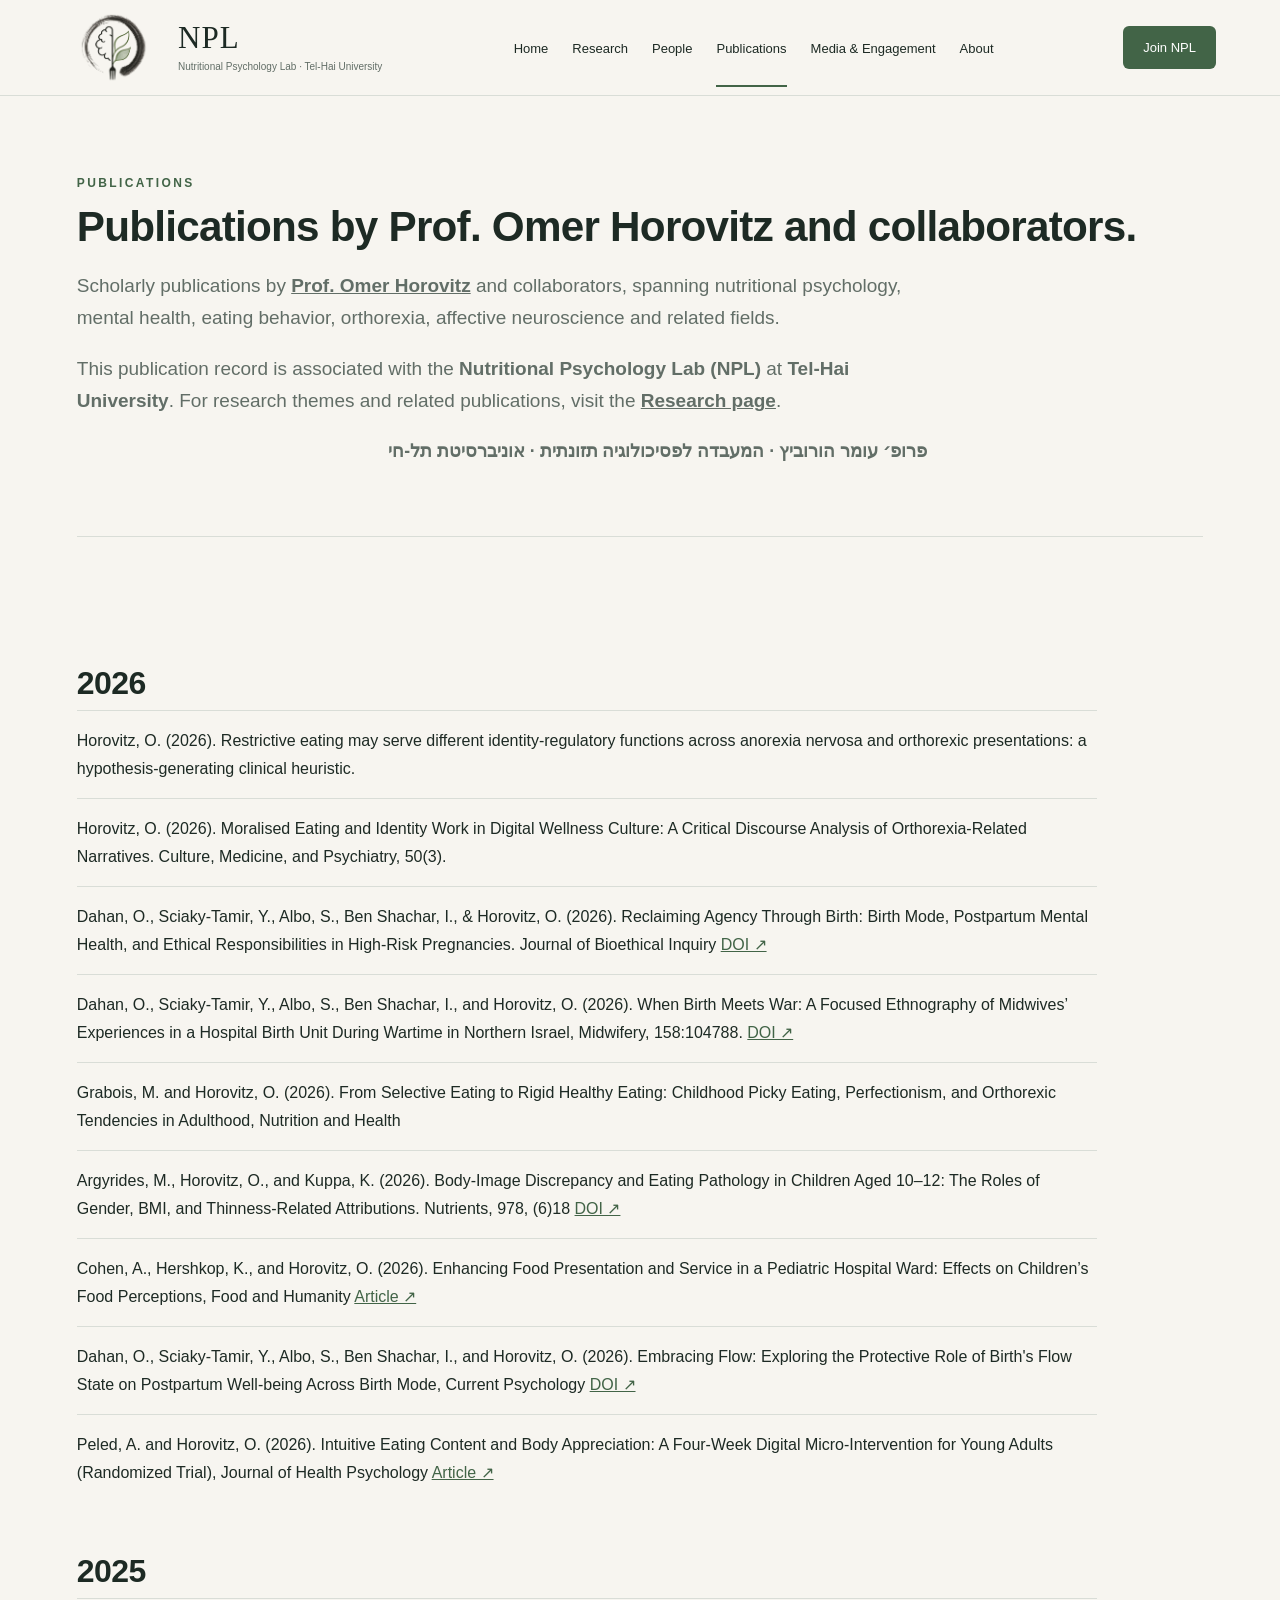
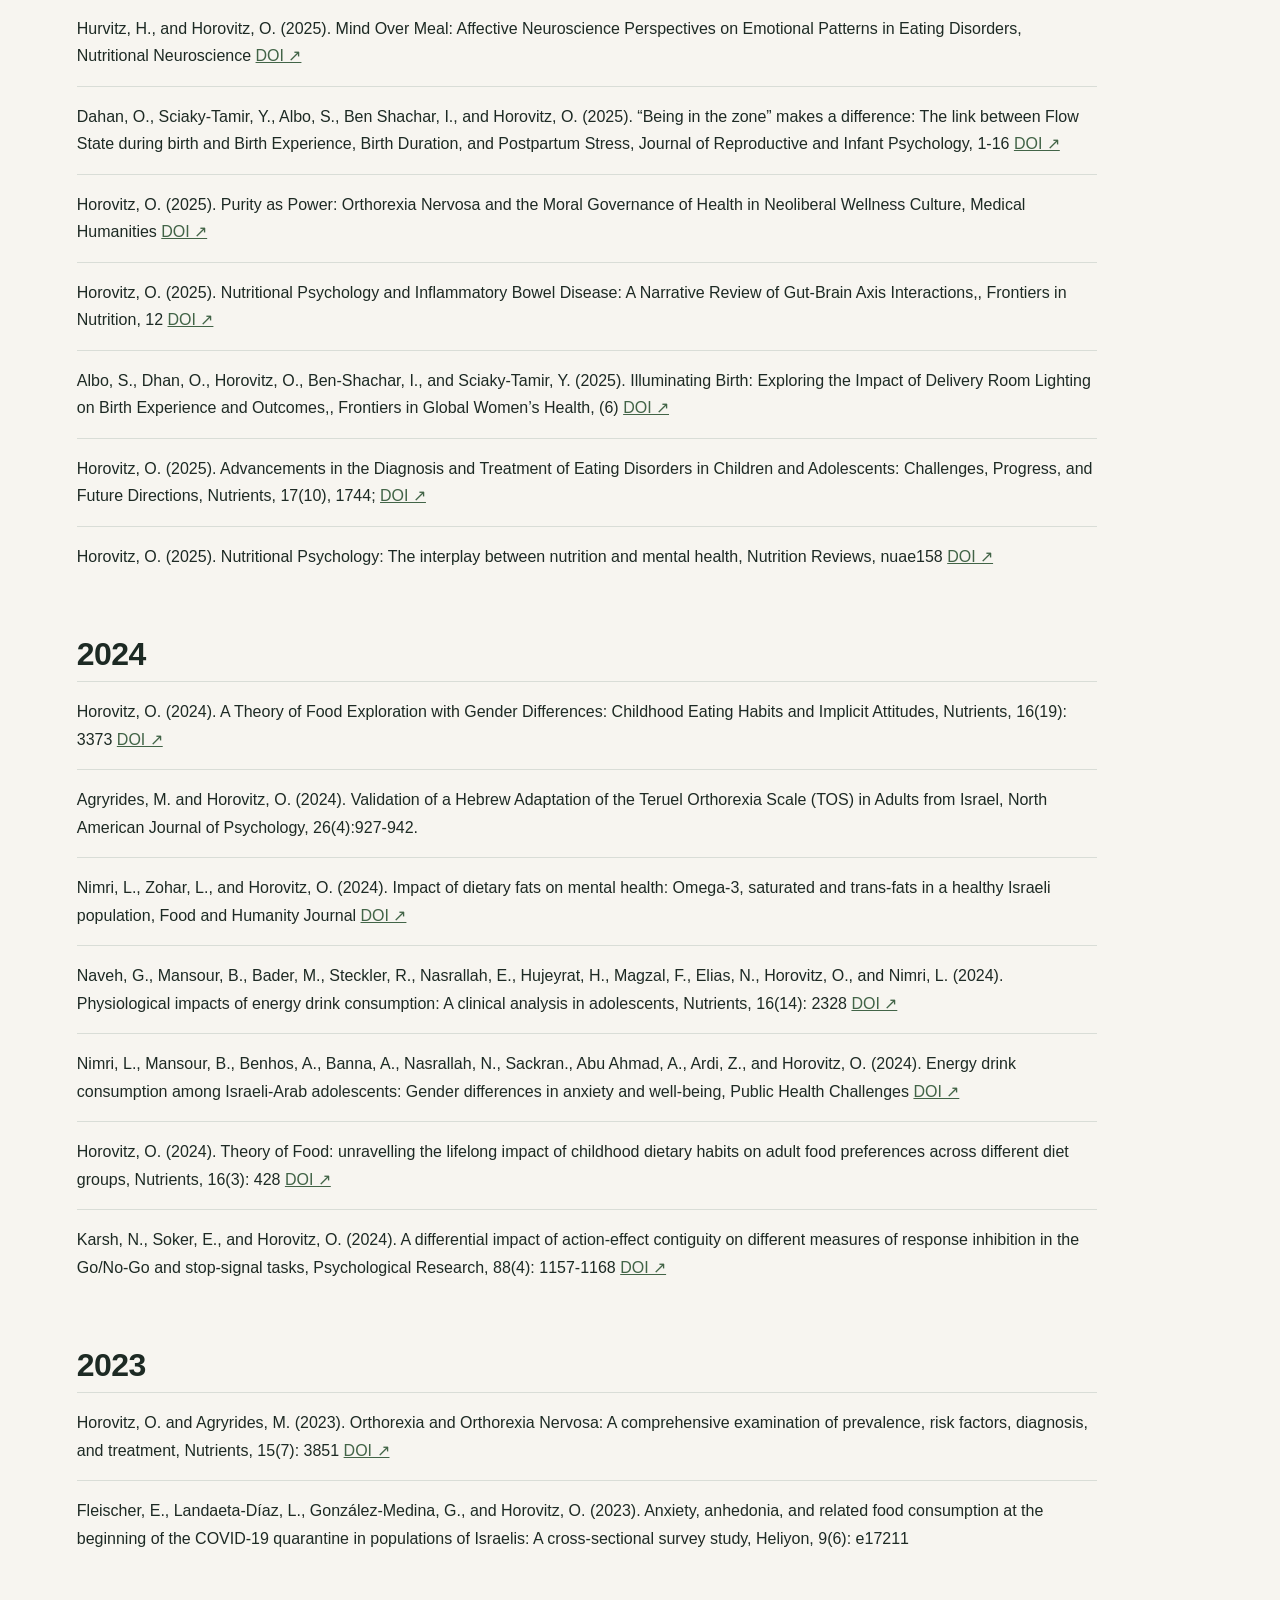
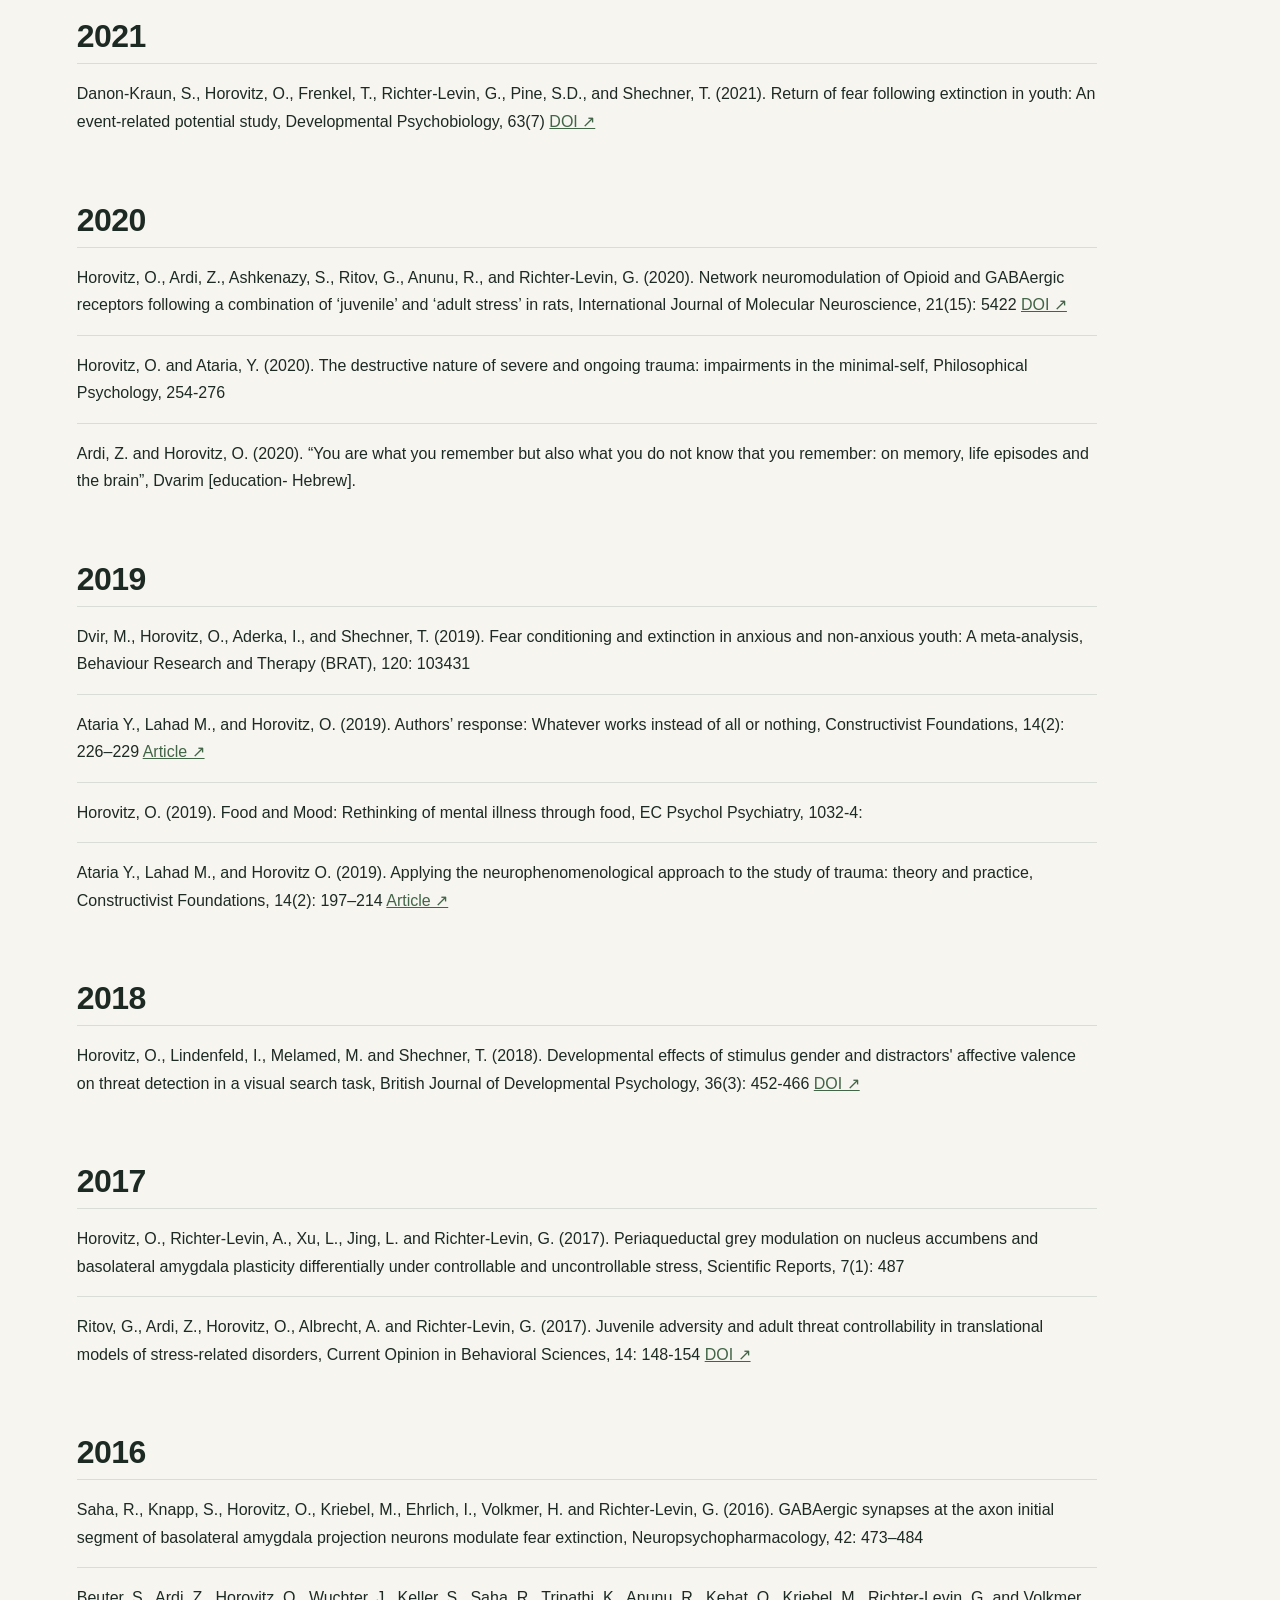
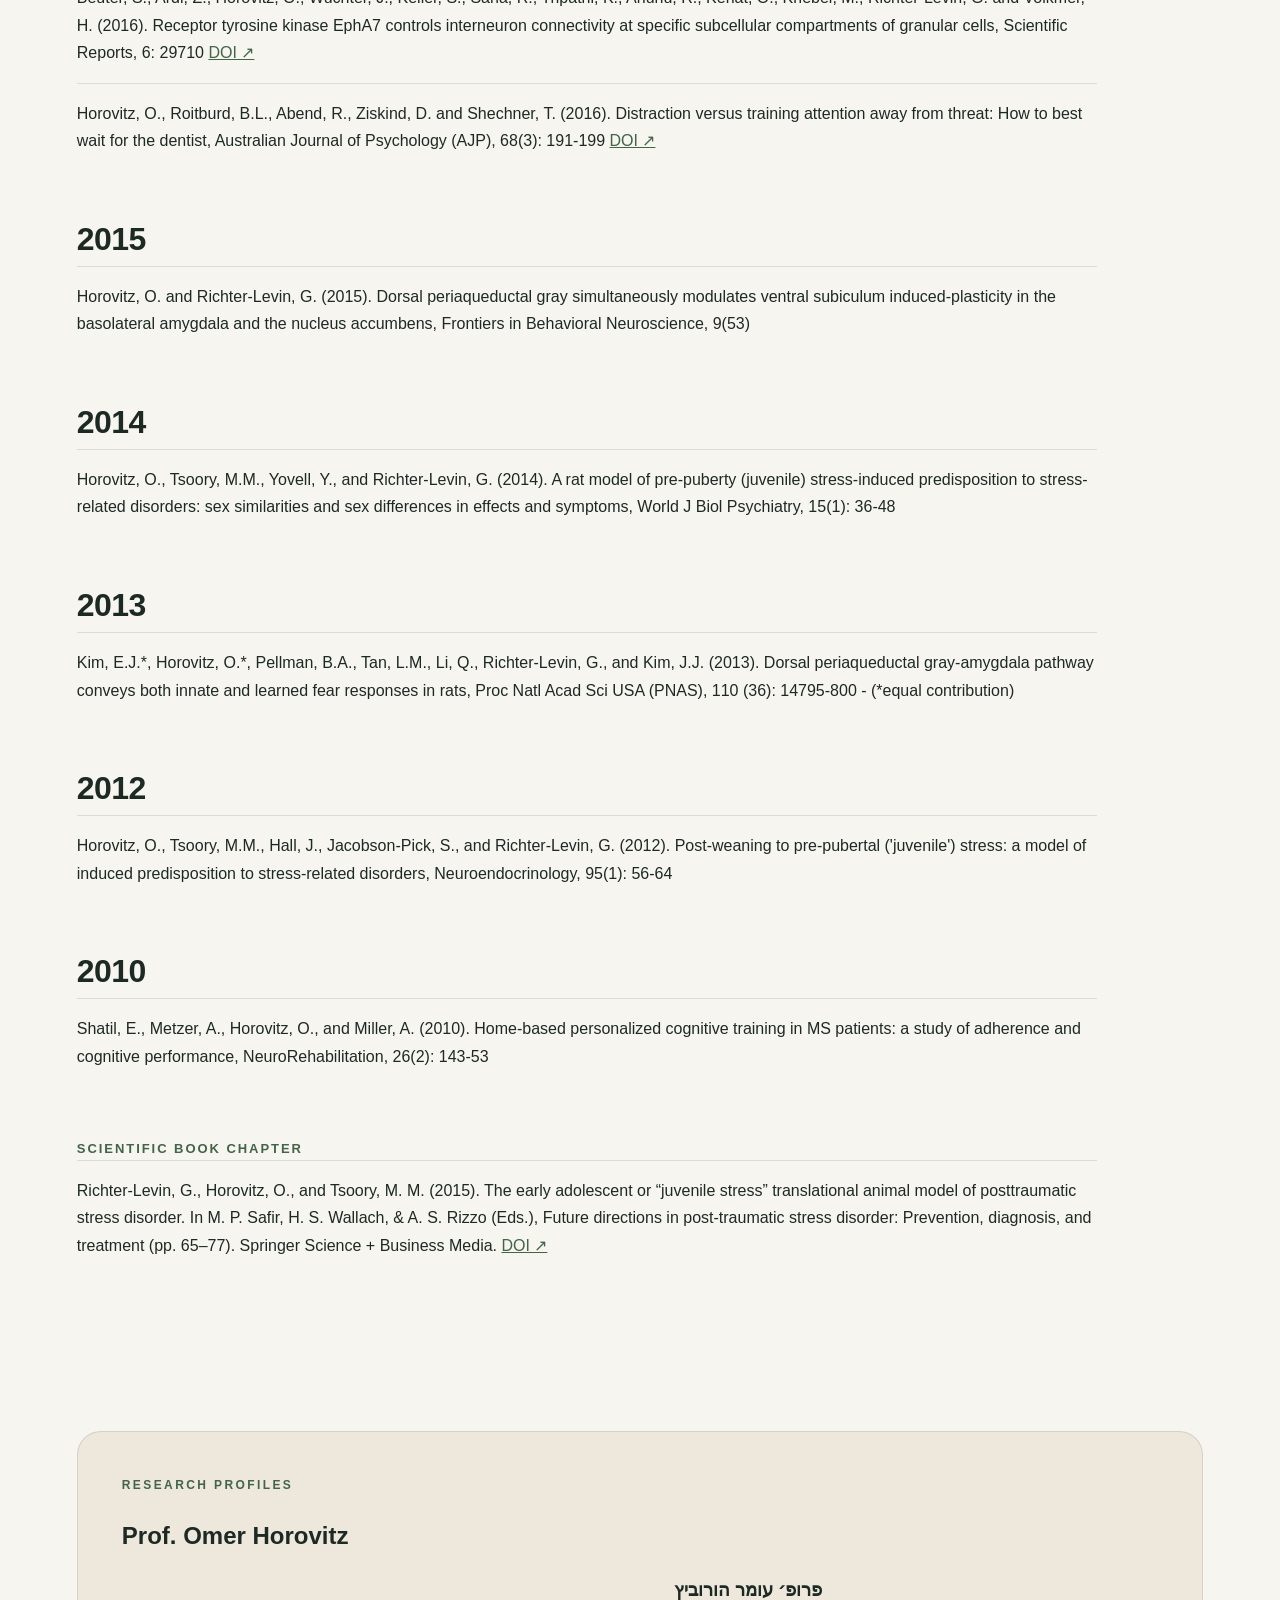
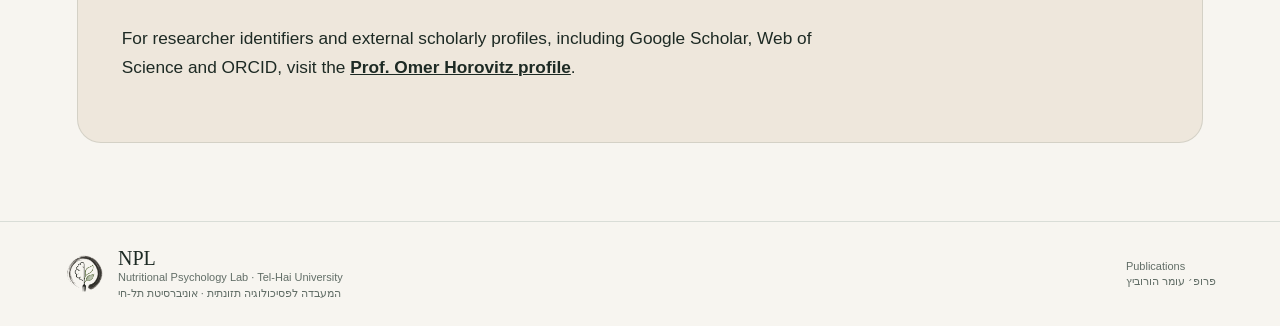
<file: publications.html>
<!doctype html>
<html lang="en">
<head>
  <meta charset="utf-8">
  <meta name="viewport" content="width=device-width,initial-scale=1">

  <title>Publications | Prof. Omer Horovitz | Nutritional Psychology Lab</title>

  <meta name="description" content="Publications by Prof. Omer Horovitz (עומר הורוביץ) and collaborators at the Nutritional Psychology Lab, Tel-Hai University, spanning nutritional psychology, mental health, eating behavior, orthorexia, affective neuroscience and related fields.">

  <link rel="canonical" href="https://oh-nplab.github.io/publications.html">
  <link rel="stylesheet" href="style.css">
  <link rel="icon" type="image/png" href="assets/logo.png">
  <meta name="theme-color" content="#f4f1e9">

  <meta property="og:type" content="website">
  <meta property="og:title" content="Publications | Prof. Omer Horovitz | Nutritional Psychology Lab">
  <meta property="og:description" content="Scholarly publications by Prof. Omer Horovitz and collaborators across nutritional psychology, mental health, eating behavior, orthorexia, affective neuroscience and related fields.">
  <meta property="og:url" content="https://oh-nplab.github.io/publications.html">
  <meta property="og:image" content="https://oh-nplab.github.io/assets/logo.png">

  <meta name="twitter:card" content="summary">
  <meta name="twitter:title" content="Publications | Prof. Omer Horovitz | Nutritional Psychology Lab">
  <meta name="twitter:description" content="Scholarly publications by Prof. Omer Horovitz and collaborators at the Nutritional Psychology Lab, Tel-Hai University.">

  <script type="application/ld+json">
  {
    "@context": "https://schema.org",
    "@graph": [
      {
        "@type": "ResearchOrganization",
        "@id": "https://oh-nplab.github.io/#organization",
        "name": "Nutritional Psychology Lab",
        "alternateName": [
          "NPL",
          "המעבדה לפסיכולוגיה תזונתית"
        ],
        "url": "https://oh-nplab.github.io/",
        "logo": "https://oh-nplab.github.io/assets/logo.png",
        "parentOrganization": {
          "@type": "CollegeOrUniversity",
          "name": "Tel-Hai University",
          "alternateName": [
            "Tel Hai University",
            "אוניברסיטת תל חי",
            "אוניברסיטת תל-חי"
          ]
        },
        "member": {
          "@id": "https://oh-nplab.github.io/#omer-horovitz"
        }
      },
      {
        "@type": "Person",
        "@id": "https://oh-nplab.github.io/#omer-horovitz",
        "name": "Prof. Omer Horovitz",
        "alternateName": [
          "Omer Horovitz",
          "עומר הורוביץ",
          "פרופ׳ עומר הורוביץ"
        ],
        "url": "https://oh-nplab.github.io/about.html",
        "jobTitle": [
          "Associate Professor",
          "Head of the School of Psychology",
          "Head of the Nutritional Psychology Lab"
        ],
        "worksFor": {
          "@id": "https://oh-nplab.github.io/#organization"
        },
        "sameAs": [
          "https://scholar.google.com/citations?user=2f2EAAoAAAAJ&hl=en",
          "https://www.researchgate.net/profile/Omer-Horovitz?ev=hdr_xprf",
          "https://www.webofscience.com/wos/author/record/AFS-1271-2022",
          "https://orcid.org/0000-0003-2094-7448",
          "https://loop.frontiersin.org/people/201271/overview"
        ]
      },
      {
        "@type": "CollectionPage",
        "@id": "https://oh-nplab.github.io/publications.html#webpage",
        "url": "https://oh-nplab.github.io/publications.html",
        "name": "Publications | Prof. Omer Horovitz | Nutritional Psychology Lab",
        "description": "Scholarly publications by Prof. Omer Horovitz and collaborators.",
        "about": [
          {
            "@id": "https://oh-nplab.github.io/#omer-horovitz"
          },
          {
            "@id": "https://oh-nplab.github.io/#organization"
          }
        ]
      }
    ]
  }
  </script>
</head>

<body>

<header>
  <a class="brand" href="index.html">
    <img src="assets/logo.png" alt="Nutritional Psychology Lab logo">
    <span>
      <span class="npl">NPL</span>
      <small>Nutritional Psychology Lab · Tel-Hai University</small>
    </span>
  </a>

  <nav class="nav">
    <a href="index.html">Home</a>
    <a href="research.html">Research</a>
    <a href="people.html">People</a>
    <a class="active" href="publications.html">Publications</a>
    <a href="media.html">Media &amp; Engagement</a>
    <a href="about.html">About</a>
  </nav>

  <a class="join-btn" href="contact.html">Join NPL</a>
</header>

<main class="wrap">

<section class="page-hero">
  <div class="eyebrow">Publications</div>

  <h1>Publications by Prof. Omer Horovitz and collaborators.</h1>

  <p>
    Scholarly publications by
    <a href="about.html"><strong>Prof. Omer Horovitz</strong></a>
    and collaborators, spanning nutritional psychology, mental health,
    eating behavior, orthorexia, affective neuroscience and related fields.
  </p>

  <p>
    This publication record is associated with the
    <strong>Nutritional Psychology Lab (NPL)</strong> at
    <strong>Tel-Hai University</strong>.
    For research themes and related publications, visit the
    <a href="research.html"><strong>Research page</strong></a>.
  </p>

  <p lang="he" dir="rtl" style="font-size:1.1rem;">
    <strong>
      פרופ׳ עומר הורוביץ · המעבדה לפסיכולוגיה תזונתית · אוניברסיטת תל-חי
    </strong>
  </p>
</section>

<section class="section">
<h2 class="pub-year">2026</h2><div class="pub-full">Horovitz, O. (2026). Restrictive eating may serve different identity-regulatory functions across anorexia nervosa and orthorexic presentations: a hypothesis-generating clinical heuristic. </div><div class="pub-full">Horovitz, O. (2026). Moralised Eating and Identity Work in Digital Wellness Culture: A Critical Discourse Analysis of Orthorexia-Related Narratives. Culture, Medicine, and Psychiatry, 50(3). </div><div class="pub-full">Dahan, O., Sciaky-Tamir, Y., Albo, S., Ben Shachar, I., &amp; Horovitz, O. (2026). Reclaiming Agency Through Birth: Birth Mode, Postpartum Mental Health, and Ethical Responsibilities in High-Risk Pregnancies. Journal of Bioethical Inquiry <a href="https://doi.org/10.1007/s11673-026-10552-w" target="_blank" rel="noopener noreferrer">DOI ↗</a></div><div class="pub-full">Dahan, O., Sciaky-Tamir, Y., Albo, S., Ben Shachar, I., and Horovitz, O. (2026). When Birth Meets War: A Focused Ethnography of Midwives’ Experiences in a Hospital Birth Unit During Wartime in Northern Israel, Midwifery, 158:104788. <a href="https://doi.org/10.1016/j.midw.2026.104788" target="_blank" rel="noopener noreferrer">DOI ↗</a></div><div class="pub-full">Grabois, M. and Horovitz, O. (2026). From Selective Eating to Rigid Healthy Eating: Childhood Picky Eating, Perfectionism, and Orthorexic Tendencies in Adulthood, Nutrition and Health </div><div class="pub-full">Argyrides, M., Horovitz, O., and Kuppa, K. (2026). Body-Image Discrepancy and Eating Pathology in Children Aged 10–12: The Roles of Gender, BMI, and Thinness-Related Attributions. Nutrients, 978, (6)18 <a href="https://doi.org/10.3390/nu18060978" target="_blank" rel="noopener noreferrer">DOI ↗</a></div><div class="pub-full">Cohen, A., Hershkop, K., and Horovitz, O. (2026). Enhancing Food Presentation and Service in a Pediatric Hospital Ward: Effects on Children’s Food Perceptions, Food and Humanity <a href="https://www.sciencedirect.com/science/article/pii/S2949824426000868?via=ihub" target="_blank" rel="noopener noreferrer">Article ↗</a></div><div class="pub-full">Dahan, O., Sciaky-Tamir, Y., Albo, S., Ben Shachar, I., and Horovitz, O. (2026). Embracing Flow: Exploring the Protective Role of Birth&#x27;s Flow State on Postpartum Well-being Across Birth Mode, Current Psychology <a href="https://doi.org/10.1007/s12144-025-08952-z" target="_blank" rel="noopener noreferrer">DOI ↗</a></div><div class="pub-full">Peled, A. and Horovitz, O. (2026). Intuitive Eating Content and Body Appreciation: A Four-Week Digital Micro-Intervention for Young Adults (Randomized Trial), Journal of Health Psychology <a href="https://journals.sagepub.com/doi/10.1177/13591053251408881" target="_blank" rel="noopener noreferrer">Article ↗</a></div><h2 class="pub-year">2025</h2><div class="pub-full">Hurvitz, H., and Horovitz, O. (2025). Mind Over Meal: Affective Neuroscience Perspectives on Emotional Patterns in Eating Disorders, Nutritional Neuroscience <a href="https://doi.org/10.1080/1028415X.2025.2587076" target="_blank" rel="noopener noreferrer">DOI ↗</a></div><div class="pub-full">Dahan, O., Sciaky-Tamir, Y., Albo, S., Ben Shachar, I., and Horovitz, O. (2025). “Being in the zone” makes a difference: The link between Flow State during birth and Birth Experience, Birth Duration, and Postpartum Stress, Journal of Reproductive and Infant Psychology, 1-16 <a href="https://doi.org/10.1080/02646838.2025.2576930" target="_blank" rel="noopener noreferrer">DOI ↗</a></div><div class="pub-full">Horovitz, O. (2025). Purity as Power: Orthorexia Nervosa and the Moral Governance of Health in Neoliberal Wellness Culture, Medical Humanities <a href="https://doi.org/10.1136/medhum-2025-013331" target="_blank" rel="noopener noreferrer">DOI ↗</a></div><div class="pub-full">Horovitz, O. (2025). Nutritional Psychology and Inflammatory Bowel Disease: A Narrative Review of Gut-Brain Axis Interactions,, Frontiers in Nutrition, 12 <a href="https://doi.org/10.3389/fnut.2025.1592528" target="_blank" rel="noopener noreferrer">DOI ↗</a></div><div class="pub-full">Albo, S., Dhan, O., Horovitz, O., Ben-Shachar, I., and Sciaky-Tamir, Y. (2025). Illuminating Birth: Exploring the Impact of Delivery Room Lighting on Birth Experience and Outcomes,, Frontiers in Global Women’s Health, (6) <a href="https://doi.org/10.3389/fgwh.2025.1599885" target="_blank" rel="noopener noreferrer">DOI ↗</a></div><div class="pub-full">Horovitz, O. (2025). Advancements in the Diagnosis and Treatment of Eating Disorders in Children and Adolescents: Challenges, Progress, and Future Directions, Nutrients, 17(10), 1744; <a href="https://doi.org/10.3390/nu17101744" target="_blank" rel="noopener noreferrer">DOI ↗</a></div><div class="pub-full">Horovitz, O. (2025). Nutritional Psychology: The interplay between nutrition and mental health, Nutrition Reviews, nuae158 <a href="https://doi.org/10.1093/nutrit/nuae158" target="_blank" rel="noopener noreferrer">DOI ↗</a></div><h2 class="pub-year">2024</h2><div class="pub-full">Horovitz, O. (2024). A Theory of Food Exploration with Gender Differences: Childhood Eating Habits and Implicit Attitudes, Nutrients, 16(19): 3373 <a href="https://doi.org/10.3390/nu16193373" target="_blank" rel="noopener noreferrer">DOI ↗</a></div><div class="pub-full">Agryrides, M. and Horovitz, O. (2024). Validation of a Hebrew Adaptation of the Teruel Orthorexia Scale (TOS) in Adults from Israel, North American Journal of Psychology, 26(4):927-942. </div><div class="pub-full">Nimri, L., Zohar, L., and Horovitz, O. (2024). Impact of dietary fats on mental health: Omega-3, saturated and trans-fats in a healthy Israeli population, Food and Humanity Journal <a href="https://doi.org/10.1016/j.foohum.2024.100407" target="_blank" rel="noopener noreferrer">DOI ↗</a></div><div class="pub-full">Naveh, G., Mansour, B., Bader, M., Steckler, R., Nasrallah, E., Hujeyrat, H., Magzal, F., Elias, N., Horovitz, O., and Nimri, L. (2024). Physiological impacts of energy drink consumption: A clinical analysis in adolescents, Nutrients, 16(14): 2328 <a href="https://doi.org/10.3390/nu16142328" target="_blank" rel="noopener noreferrer">DOI ↗</a></div><div class="pub-full">Nimri, L., Mansour, B., Benhos, A., Banna, A., Nasrallah, N., Sackran., Abu Ahmad, A., Ardi, Z., and Horovitz, O. (2024). Energy drink consumption among Israeli-Arab adolescents: Gender differences in anxiety and well-being, Public Health Challenges <a href="https://doi.org/10.1002/puh2.187" target="_blank" rel="noopener noreferrer">DOI ↗</a></div><div class="pub-full">Horovitz, O. (2024). Theory of Food: unravelling the lifelong impact of childhood dietary habits on adult food preferences across different diet groups, Nutrients, 16(3): 428 <a href="https://doi.org/10.3390/nu16030428" target="_blank" rel="noopener noreferrer">DOI ↗</a></div><div class="pub-full">Karsh, N., Soker, E., and Horovitz, O. (2024). A differential impact of action-effect contiguity on different measures of response inhibition in the Go/No-Go and stop-signal tasks, Psychological Research, 88(4): 1157-1168 <a href="https://doi.org/10.1007/s00426-024-01931-2" target="_blank" rel="noopener noreferrer">DOI ↗</a></div><h2 class="pub-year">2023</h2><div class="pub-full">Horovitz, O. and Agryrides, M. (2023). Orthorexia and Orthorexia Nervosa: A comprehensive examination of prevalence, risk factors, diagnosis, and treatment, Nutrients, 15(7): 3851 <a href="https://doi.org/10.3390/nu15173851" target="_blank" rel="noopener noreferrer">DOI ↗</a></div><div class="pub-full">Fleischer, E., Landaeta-Díaz, L., González-Medina, G., and Horovitz, O. (2023). Anxiety, anhedonia, and related food consumption at the beginning of the COVID-19 quarantine in populations of Israelis: A cross-sectional survey study, Heliyon, 9(6): e17211 </div><h2 class="pub-year">2021</h2><div class="pub-full">Danon-Kraun, S., Horovitz, O., Frenkel, T., Richter-Levin, G., Pine, S.D., and Shechner, T. (2021). Return of fear following extinction in youth: An event-related potential study, Developmental Psychobiology, 63(7) <a href="https://doi.org/10.1002/dev.22189" target="_blank" rel="noopener noreferrer">DOI ↗</a></div><h2 class="pub-year">2020</h2><div class="pub-full">Horovitz, O., Ardi, Z., Ashkenazy, S., Ritov, G., Anunu, R., and Richter-Levin, G. (2020). Network neuromodulation of Opioid and GABAergic receptors following a combination of ‘juvenile’ and ‘adult stress’ in rats, International Journal of Molecular Neuroscience, 21(15): 5422 <a href="https://doi.org/10.3390/ijms21155422" target="_blank" rel="noopener noreferrer">DOI ↗</a></div><div class="pub-full">Horovitz, O. and Ataria, Y. (2020). The destructive nature of severe and ongoing trauma: impairments in the minimal-self, Philosophical Psychology, 254-276 </div><div class="pub-full">Ardi, Z. and Horovitz, O. (2020). “You are what you remember but also what you do not know that you remember: on memory, life episodes and the brain”, Dvarim [education- Hebrew]. </div><h2 class="pub-year">2019</h2><div class="pub-full">Dvir, M., Horovitz, O., Aderka, I., and Shechner, T. (2019). Fear conditioning and extinction in anxious and non-anxious youth: A meta-analysis, Behaviour Research and Therapy (BRAT), 120: 103431 </div><div class="pub-full">Ataria Y., Lahad M., and Horovitz, O. (2019). Authors’ response: Whatever works instead of all or nothing, Constructivist Foundations, 14(2): 226–229 <a href="https://constructivist.info/14/2/226" target="_blank" rel="noopener noreferrer">Article ↗</a></div><div class="pub-full">Horovitz, O. (2019). Food and Mood: Rethinking of mental illness through food, EC Psychol Psychiatry, 1032-4: </div><div class="pub-full">Ataria Y., Lahad M., and Horovitz O. (2019). Applying the neurophenomenological approach to the study of trauma: theory and practice, Constructivist Foundations, 14(2): 197–214 <a href="https://constructivist.info/14/2/197" target="_blank" rel="noopener noreferrer">Article ↗</a></div><h2 class="pub-year">2018</h2><div class="pub-full">Horovitz, O., Lindenfeld, I., Melamed, M. and Shechner, T. (2018). Developmental effects of stimulus gender and distractors&#x27; affective valence on threat detection in a visual search task, British Journal of Developmental Psychology, 36(3): 452-466 <a href="https://doi.org/10.1111/bjdp.12230" target="_blank" rel="noopener noreferrer">DOI ↗</a></div><h2 class="pub-year">2017</h2><div class="pub-full">Horovitz, O., Richter-Levin, A., Xu, L., Jing, L. and Richter-Levin, G. (2017). Periaqueductal grey modulation on nucleus accumbens and basolateral amygdala plasticity differentially under controllable and uncontrollable stress, Scientific Reports, 7(1): 487 </div><div class="pub-full">Ritov, G., Ardi, Z., Horovitz, O., Albrecht, A. and Richter-Levin, G. (2017). Juvenile adversity and adult threat controllability in translational models of stress-related disorders, Current Opinion in Behavioral Sciences, 14: 148-154 <a href="https://doi.org/10.1016/j.cobeha.2017.02.006" target="_blank" rel="noopener noreferrer">DOI ↗</a></div><h2 class="pub-year">2016</h2><div class="pub-full">Saha, R., Knapp, S., Horovitz, O., Kriebel, M., Ehrlich, I., Volkmer, H. and Richter-Levin, G. (2016). GABAergic synapses at the axon initial segment of basolateral amygdala projection neurons modulate fear extinction, Neuropsychopharmacology, 42: 473–484 </div><div class="pub-full">Beuter, S., Ardi, Z., Horovitz, O., Wuchter, J., Keller, S., Saha, R., Tripathi, K., Anunu, R., Kehat, O., Kriebel, M., Richter-Levin, G. and Volkmer, H. (2016). Receptor tyrosine kinase EphA7 controls interneuron connectivity at specific subcellular compartments of granular cells, Scientific Reports, 6: 29710 <a href="https://doi.org/10.1038/srep29710" target="_blank" rel="noopener noreferrer">DOI ↗</a></div><div class="pub-full">Horovitz, O., Roitburd, B.L., Abend, R., Ziskind, D. and Shechner, T. (2016). Distraction versus training attention away from threat: How to best wait for the dentist, Australian Journal of Psychology (AJP), 68(3): 191-199 <a href="https://doi.org/10.1111/ajpy.12128" target="_blank" rel="noopener noreferrer">DOI ↗</a></div><h2 class="pub-year">2015</h2><div class="pub-full">Horovitz, O. and Richter-Levin, G. (2015). Dorsal periaqueductal gray simultaneously modulates ventral subiculum induced-plasticity in the basolateral amygdala and the nucleus accumbens, Frontiers in Behavioral Neuroscience, 9(53) </div><h2 class="pub-year">2014</h2><div class="pub-full">Horovitz, O., Tsoory, M.M., Yovell, Y., and Richter-Levin, G. (2014). A rat model of pre-puberty (juvenile) stress-induced predisposition to stress-related disorders: sex similarities and sex differences in effects and symptoms, World J Biol Psychiatry, 15(1): 36-48 </div><h2 class="pub-year">2013</h2><div class="pub-full">Kim, E.J.*, Horovitz, O.*, Pellman, B.A., Tan, L.M., Li, Q., Richter-Levin, G., and Kim, J.J. (2013). Dorsal periaqueductal gray-amygdala pathway conveys both innate and learned fear responses in rats, Proc Natl Acad Sci USA (PNAS), 110 (36): 14795-800 - (*equal contribution) </div><h2 class="pub-year">2012</h2><div class="pub-full">Horovitz, O., Tsoory, M.M., Hall, J., Jacobson-Pick, S., and Richter-Levin, G. (2012). Post-weaning to pre-pubertal (&#x27;juvenile&#x27;) stress: a model of induced predisposition to stress-related disorders, Neuroendocrinology, 95(1): 56-64 </div><h2 class="pub-year">2010</h2><div class="pub-full">Shatil, E., Metzer, A., Horovitz, O., and Miller, A. (2010). Home-based personalized cognitive training in MS patients: a study of adherence and cognitive performance, NeuroRehabilitation, 26(2): 143-53 </div><div class="pub-section-label">Scientific book chapter</div><div class="pub-full">Richter-Levin, G., Horovitz, O., and Tsoory, M. M. (2015). The early adolescent or “juvenile stress” translational animal model of posttraumatic stress disorder. In M. P. Safir, H. S. Wallach, &amp; A. S. Rizzo (Eds.), Future directions in post-traumatic stress disorder: Prevention, diagnosis, and treatment (pp. 65–77). Springer Science + Business Media. <a href="https://doi.org/10.1007/978-1-4899-7522-5_3" target="_blank" rel="noopener noreferrer">DOI ↗</a></div>
</section>

<section class="section">
  <div class="academic-profiles">
    <div class="eyebrow">Research profiles</div>
    <h2>Prof. Omer Horovitz</h2>

    <p lang="he" dir="rtl" style="font-size:1.15rem;">
      <strong>פרופ׳ עומר הורוביץ</strong>
    </p>

    <p>
      For researcher identifiers and external scholarly profiles,
      including Google Scholar, Web of Science and ORCID, visit the
      <a href="about.html"><strong>Prof. Omer Horovitz profile</strong></a>.
    </p>
  </div>
</section>

</main>

<footer>
  <img src="assets/logo.png" alt="Nutritional Psychology Lab logo">

  <span>
    <b>NPL</b><br>
    Nutritional Psychology Lab · Tel-Hai University
    <br>
    <span lang="he" dir="rtl">
      המעבדה לפסיכולוגיה תזונתית · אוניברסיטת תל-חי
    </span>
  </span>

  <span class="right">
    Publications
    <br>
    <span lang="he" dir="rtl">פרופ׳ עומר הורוביץ</span>
  </span>
</footer>

</body>
</html>
</file>
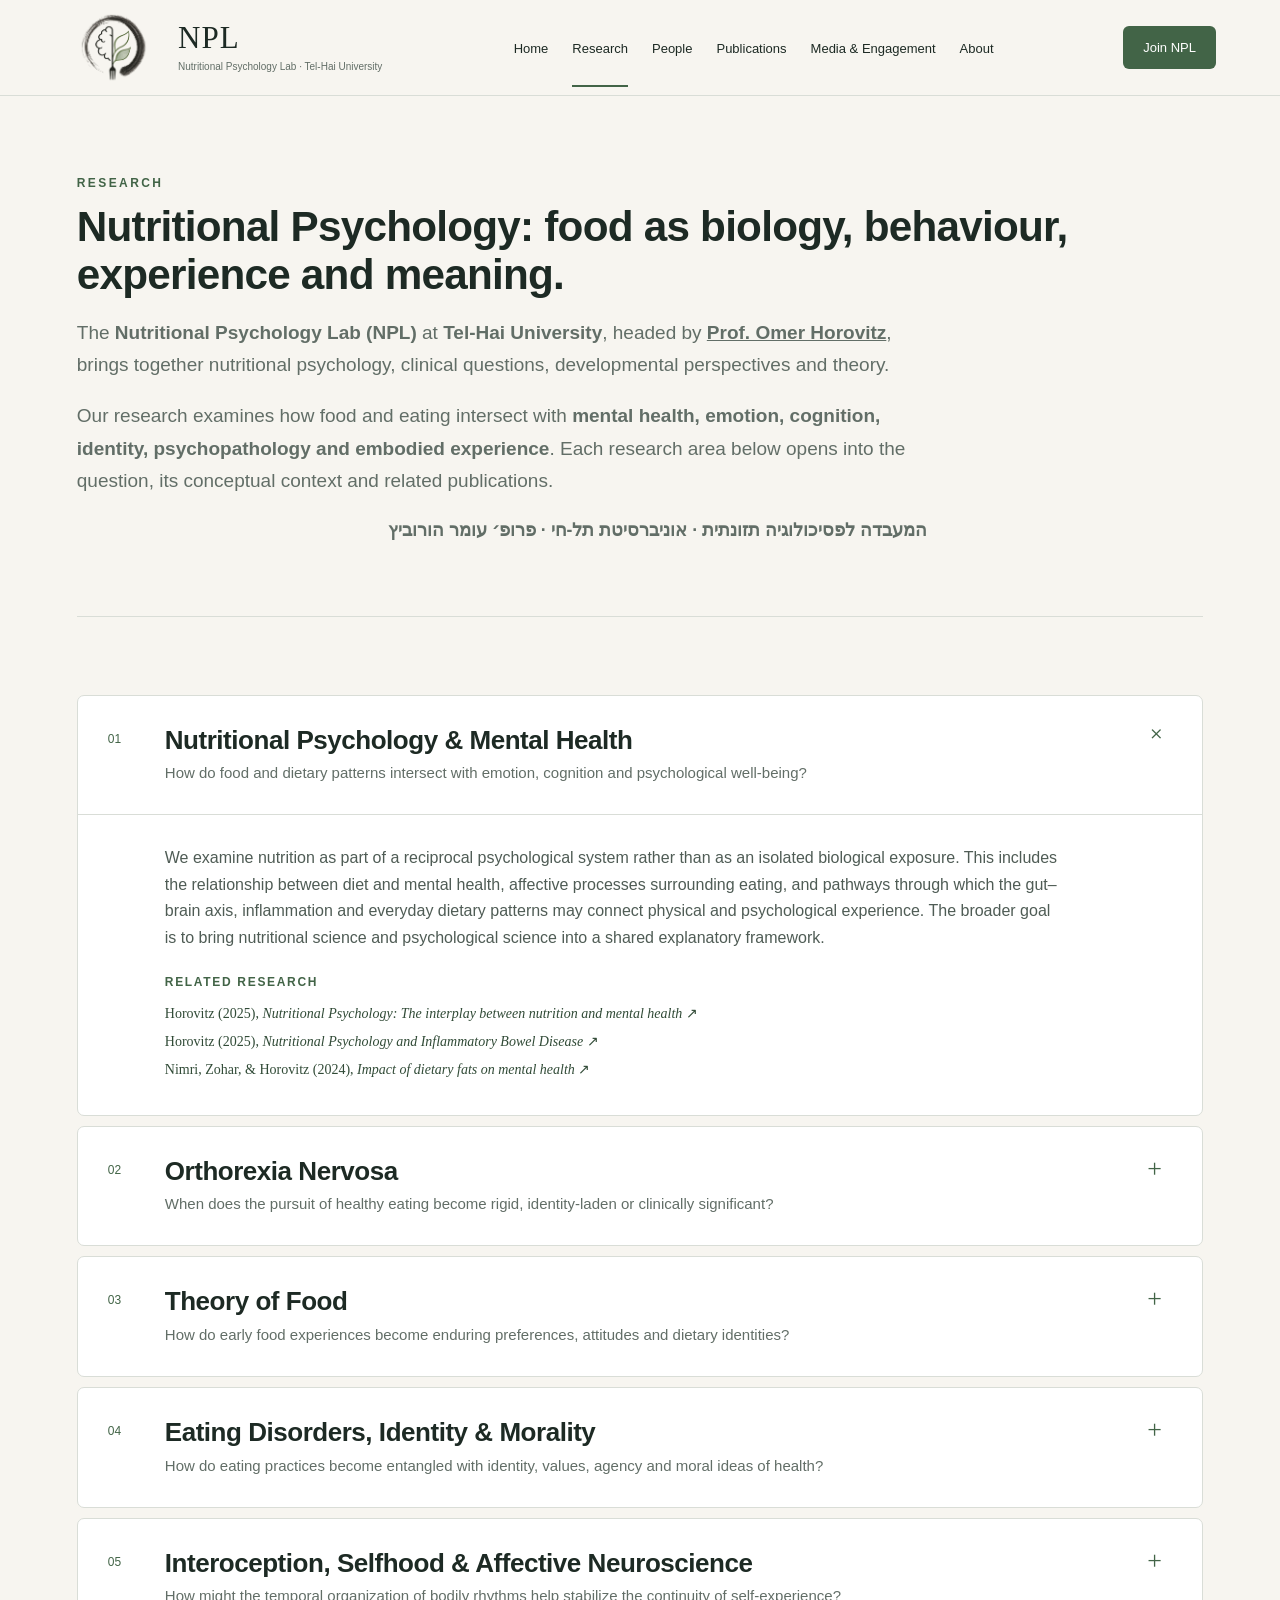
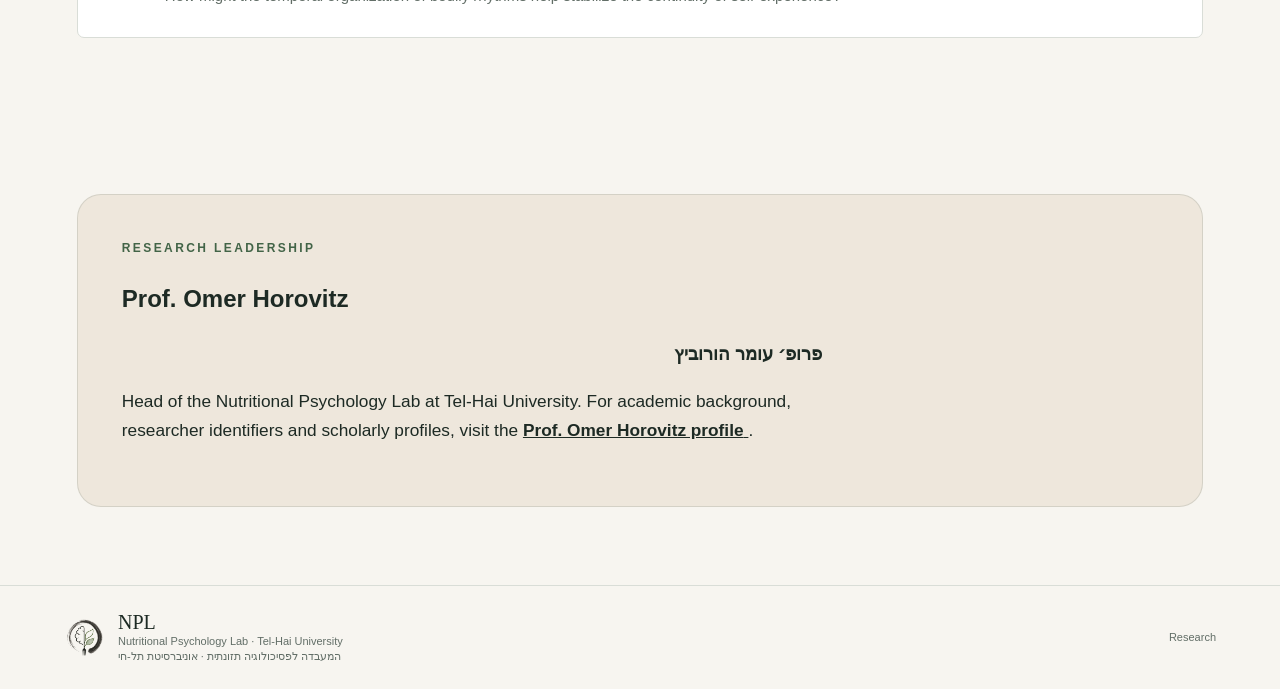
<file: research.html>
<!doctype html>
<html lang="en">

<head>
  <meta charset="utf-8">
  <meta name="viewport" content="width=device-width,initial-scale=1">

  <title>Research | Nutritional Psychology Lab | Tel-Hai University</title>

  <meta name="description"
        content="Research at the Nutritional Psychology Lab (NPL) at Tel-Hai University, headed by Prof. Omer Horovitz, spanning nutritional psychology and mental health, orthorexia nervosa, Theory of Food, eating disorders, identity, interoception and affective neuroscience.">

  <link rel="canonical" href="https://oh-nplab.github.io/research.html">

  <link rel="stylesheet" href="style.css">
  <link rel="icon" type="image/png" href="assets/logo.png">
  <meta name="theme-color" content="#f4f1e9">

  <!-- Open Graph -->
  <meta property="og:type" content="website">

  <meta property="og:title"
        content="Research | Nutritional Psychology Lab">

  <meta property="og:description"
        content="Research in nutritional psychology, mental health, orthorexia nervosa, Theory of Food, eating disorders, identity, interoception and affective neuroscience.">

  <meta property="og:url"
        content="https://oh-nplab.github.io/research.html">

  <meta property="og:image"
        content="https://oh-nplab.github.io/assets/logo.png">

  <!-- Twitter / social sharing -->
  <meta name="twitter:card" content="summary">

  <meta name="twitter:title"
        content="Research | Nutritional Psychology Lab">

  <meta name="twitter:description"
        content="Research at the Nutritional Psychology Lab at Tel-Hai University.">


  <!-- Structured data -->
  <script type="application/ld+json">
  {
    "@context": "https://schema.org",
    "@graph": [
      {
        "@type": "ResearchOrganization",
        "@id": "https://oh-nplab.github.io/#organization",

        "name": "Nutritional Psychology Lab",

        "alternateName": [
          "NPL",
          "המעבדה לפסיכולוגיה תזונתית"
        ],

        "url": "https://oh-nplab.github.io/",

        "logo": "https://oh-nplab.github.io/assets/logo.png",

        "description": "The Nutritional Psychology Lab studies the relationships between food, eating, mental health, identity, psychopathology, interoception and psychological experience.",

        "parentOrganization": {
          "@type": "CollegeOrUniversity",
          "name": "Tel-Hai University",
          "alternateName": [
            "Tel Hai University",
            "אוניברסיטת תל חי",
            "אוניברסיטת תל-חי"
          ]
        },

        "member": {
          "@id": "https://oh-nplab.github.io/#omer-horovitz"
        },

        "knowsAbout": [
          "Nutritional Psychology",
          "Nutrition and Mental Health",
          "Orthorexia Nervosa",
          "Theory of Food",
          "Eating Disorders",
          "Identity",
          "Interoception",
          "Selfhood",
          "Affective Neuroscience"
        ]
      },

      {
        "@type": "Person",
        "@id": "https://oh-nplab.github.io/#omer-horovitz",

        "name": "Prof. Omer Horovitz",

        "alternateName": [
          "Omer Horovitz",
          "עומר הורוביץ",
          "פרופ׳ עומר הורוביץ"
        ],

        "url": "https://oh-nplab.github.io/about.html",

        "jobTitle": [
          "Associate Professor",
          "Head of the School of Psychology",
          "Head of the Nutritional Psychology Lab"
        ],

        "worksFor": {
          "@id": "https://oh-nplab.github.io/#organization"
        },

        "sameAs": [
          "https://scholar.google.com/citations?user=2f2EAAoAAAAJ&hl=en",
          "https://www.researchgate.net/profile/Omer-Horovitz?ev=hdr_xprf",
          "https://www.webofscience.com/wos/author/record/AFS-1271-2022",
          "https://orcid.org/0000-0003-2094-7448",
          "https://loop.frontiersin.org/people/201271/overview"
        ]
      },

      {
        "@type": "WebPage",
        "@id": "https://oh-nplab.github.io/research.html#webpage",

        "url": "https://oh-nplab.github.io/research.html",

        "name": "Research | Nutritional Psychology Lab",

        "about": {
          "@id": "https://oh-nplab.github.io/#organization"
        },

        "keywords": [
          "nutritional psychology",
          "mental health",
          "orthorexia nervosa",
          "Theory of Food",
          "eating disorders",
          "identity",
          "interoception",
          "selfhood",
          "affective neuroscience"
        ]
      }
    ]
  }
  </script>

</head>


<body>


<header>

  <a class="brand" href="index.html">

    <img src="assets/logo.png"
         alt="Nutritional Psychology Lab logo">

    <span>

      <span class="npl">NPL</span>

      <small>
        Nutritional Psychology Lab · Tel-Hai University
      </small>

    </span>

  </a>


  <nav class="nav">

    <a href="index.html">Home</a>

    <a class="active" href="research.html">Research</a>

    <a href="people.html">People</a>

    <a href="publications.html">Publications</a>

    <a href="media.html">Media &amp; Engagement</a>

    <a href="about.html">About</a>

  </nav>


  <a class="join-btn" href="contact.html">
    Join NPL
  </a>

</header>



<main class="wrap">


<section class="page-hero">

  <div class="eyebrow">
    Research
  </div>

  <h1>
    Nutritional Psychology: food as biology, behaviour, experience and meaning.
  </h1>

  <p>
    The <strong>Nutritional Psychology Lab (NPL)</strong> at
    <strong>Tel-Hai University</strong>, headed by
    <a href="about.html"><strong>Prof. Omer Horovitz</strong></a>,
    brings together nutritional psychology, clinical questions,
    developmental perspectives and theory.
  </p>

  <p>
    Our research examines how food and eating intersect with
    <strong>mental health, emotion, cognition, identity,
    psychopathology and embodied experience</strong>.
    Each research area below opens into the question, its conceptual
    context and related publications.
  </p>

  <p lang="he"
     dir="rtl"
     style="font-size:1.1rem;">
    <strong>
      המעבדה לפסיכולוגיה תזונתית · אוניברסיטת תל-חי · פרופ׳ עומר הורוביץ
    </strong>
  </p>

</section>



<section class="section">

<div class="research-accordion research-page">


<!-- 01 -->
<details id="mental"
         class="research-item"
         open>

  <summary>

    <span class="num">
      01
    </span>

    <span>

      <h3>
        Nutritional Psychology &amp; Mental Health
      </h3>

      <p>
        How do food and dietary patterns intersect with emotion,
        cognition and psychological well-being?
      </p>

    </span>

    <b>+</b>

  </summary>


  <div class="research-expand">

    <p>
      We examine nutrition as part of a reciprocal psychological
      system rather than as an isolated biological exposure.
      This includes the relationship between diet and mental health,
      affective processes surrounding eating, and pathways through
      which the gut–brain axis, inflammation and everyday dietary
      patterns may connect physical and psychological experience.
      The broader goal is to bring nutritional science and
      psychological science into a shared explanatory framework.
    </p>


    <div class="related">

      <strong>
        Related research
      </strong>

      <a href="https://doi.org/10.1093/nutrit/nuae158"
         target="_blank"
         rel="noopener noreferrer">

        Horovitz (2025),
        <i>
          Nutritional Psychology: The interplay between nutrition and mental health
        </i>
        ↗

      </a>


      <a href="https://doi.org/10.3389/fnut.2025.1592528"
         target="_blank"
         rel="noopener noreferrer">

        Horovitz (2025),
        <i>
          Nutritional Psychology and Inflammatory Bowel Disease
        </i>
        ↗

      </a>


      <a href="https://doi.org/10.1016/j.foohum.2024.100407"
         target="_blank"
         rel="noopener noreferrer">

        Nimri, Zohar, &amp; Horovitz (2024),
        <i>
          Impact of dietary fats on mental health
        </i>
        ↗

      </a>

    </div>

  </div>

</details>



<!-- 02 -->
<details id="orthorexia"
         class="research-item">

  <summary>

    <span class="num">
      02
    </span>

    <span>

      <h3>
        Orthorexia Nervosa
      </h3>

      <p>
        When does the pursuit of healthy eating become rigid,
        identity-laden or clinically significant?
      </p>

    </span>

    <b>+</b>

  </summary>


  <div class="research-expand">

    <p>
      Our orthorexia research asks where health-oriented eating
      ends and psychologically costly rigidity begins.
      We study measurement, risk factors and clinical implications,
      while also examining perfectionism, childhood eating patterns,
      identity and the cultural meanings attached to dietary purity.
      This work treats orthorexia as a psychological and cultural
      problem as well as a diagnostic question, while avoiding the
      assumption that commitment to healthy eating is inherently
      pathological.
    </p>


    <div class="related">

      <strong>
        Related research
      </strong>

      <a href="https://doi.org/10.3390/nu15173851"
         target="_blank"
         rel="noopener noreferrer">

        Horovitz &amp; Argyrides (2023),
        <i>
          Orthorexia and Orthorexia Nervosa
        </i>
        ↗

      </a>


      <a href="https://doi.org/10.1136/medhum-2025-013331"
         target="_blank"
         rel="noopener noreferrer">

        Horovitz (2025),
        <i>
          Purity as Power
        </i>
        ↗

      </a>


      <a href="https://doi.org/10.1007/s11013-026-10011-6"
         target="_blank"
         rel="noopener noreferrer">

        Horovitz (2026),
        <i>
          Moralised Eating and Identity Work in Digital Wellness Culture
        </i>
        ↗

      </a>

    </div>

  </div>

</details>



<!-- 03 -->
<details id="theory"
         class="research-item">

  <summary>

    <span class="num">
      03
    </span>

    <span>

      <h3>
        Theory of Food
      </h3>

      <p>
        How do early food experiences become enduring preferences,
        attitudes and dietary identities?
      </p>

    </span>

    <b>+</b>

  </summary>


  <div class="research-expand">

    <p>
      Theory of Food is an integrative framework for understanding
      how food exploration and childhood eating habits may leave
      durable psychological traces.
      We investigate how early exposure, selectivity and implicit
      attitudes relate to later food preferences and dietary choices,
      and how these developmental processes may differ across people
      and dietary groups.
      The framework is intended to connect developmental history with
      the food decisions people make much later in life.
    </p>


    <div class="related">

      <strong>
        Related research
      </strong>

      <a href="https://doi.org/10.3390/nu16030428"
         target="_blank"
         rel="noopener noreferrer">

        Horovitz (2024),
        <i>
          Theory of Food: Unravelling the lifelong impact of childhood dietary habits
        </i>
        ↗

      </a>


      <a href="https://doi.org/10.3390/nu16193373"
         target="_blank"
         rel="noopener noreferrer">

        Horovitz (2024),
        <i>
          A Theory of Food Exploration with Gender Differences
        </i>
        ↗

      </a>

    </div>

  </div>

</details>



<!-- 04 -->
<details id="identity"
         class="research-item">

  <summary>

    <span class="num">
      04
    </span>

    <span>

      <h3>
        Eating Disorders, Identity &amp; Morality
      </h3>

      <p>
        How do eating practices become entangled with identity,
        values, agency and moral ideas of health?
      </p>

    </span>

    <b>+</b>

  </summary>


  <div class="research-expand">

    <p>
      Eating is often more than behaviour: it can become a way of
      organizing identity, regulating the self and expressing moral
      commitments.
      This line of research examines restrictive eating and
      eating-disorder presentations through affective neuroscience,
      identity processes and the moralization of health.
      We are especially interested in why superficially similar
      restrictive behaviours may serve different psychological
      functions across anorexia nervosa, orthorexic presentations
      and other forms of eating pathology.
    </p>


    <div class="related">

      <strong>
        Related research
      </strong>

      <a href="https://doi.org/10.1080/1028415X.2025.2587076"
         target="_blank"
         rel="noopener noreferrer">

        Hurvitz &amp; Horovitz (2025),
        <i>
          Mind Over Meal
        </i>
        ↗

      </a>


      <a href="https://doi.org/10.3390/nu17101744"
         target="_blank"
         rel="noopener noreferrer">

        Horovitz (2025),
        <i>
          Advancements in the Diagnosis and Treatment of Eating Disorders
        </i>
        ↗

      </a>


      <a href="https://doi.org/10.1007/s11013-026-10011-6"
         target="_blank"
         rel="noopener noreferrer">

        Horovitz (2026),
        <i>
          Moralised Eating and Identity Work
        </i>
        ↗

      </a>

    </div>

  </div>

</details>



<!-- 05 -->
<details id="interoception"
         class="research-item">

  <summary>

    <span class="num">
      05
    </span>

    <span>

      <h3>
        Interoception, Selfhood &amp; Affective Neuroscience
      </h3>

      <p>
        How might the temporal organization of bodily rhythms help
        stabilize the continuity of self-experience?
      </p>

    </span>

    <b>+</b>

  </summary>


  <div class="research-expand">

    <p>
      This emerging line of research returns to foundational
      questions in affective neuroscience and embodied selfhood.
      We are developing the Interoceptive Pacing Hypothesis:
      a working proposal that temporally coordinated viscero-somatic
      rhythms may provide a bodily-temporal anchor for minimal
      self-experience.
      The framework asks whether the timing and coordination of
      cardiac, respiratory, visceral and neural signals contribute
      not only to regulation, but to the felt continuity of a
      first-person perspective.
      It opens a research program spanning dissociation and altered
      states, developmental and hormonal transitions, and
      experimentally measurable brain–body coupling.
    </p>


    <div class="related">

      <strong>
        Current work
      </strong>

      <span class="review-paper">

        Horovitz, O., &amp; Dahan, O.

        <i>
          Interoceptive Pacing and the Temporal Organization of
          Minimal Selfhood: A Working Proposal for a Layered Model
          of Affective Experience.
        </i>

        Manuscript under review.

      </span>

    </div>

  </div>

</details>


</div>

</section>



<section class="section">

  <div class="academic-profiles">

    <div class="eyebrow">
      Research leadership
    </div>

    <h2>
      Prof. Omer Horovitz
    </h2>

    <p lang="he"
       dir="rtl"
       style="font-size:1.15rem;">
      <strong>
        פרופ׳ עומר הורוביץ
      </strong>
    </p>

    <p>
      Head of the Nutritional Psychology Lab at Tel-Hai University.
      For academic background, researcher identifiers and scholarly
      profiles, visit the
      <a href="about.html">
        <strong>Prof. Omer Horovitz profile</strong>
      </a>.
    </p>

  </div>

</section>


</main>



<footer>

  <img src="assets/logo.png"
       alt="Nutritional Psychology Lab logo">

  <span>

    <b>NPL</b><br>

    Nutritional Psychology Lab · Tel-Hai University

    <br>

    <span lang="he" dir="rtl">
      המעבדה לפסיכולוגיה תזונתית · אוניברסיטת תל-חי
    </span>

  </span>


  <span class="right">
    Research
  </span>

</footer>



<script>
  if (location.hash) {
    const d = document.querySelector(location.hash);

    if (d) {
      d.open = true;

      setTimeout(
        () => d.scrollIntoView({
          behavior: 'smooth',
          block: 'center'
        }),
        50
      );
    }
  }
</script>


</body>

</html>
</file>
<file: style.css>
:root{--ink:#1d2a24;--muted:#626e67;--paper:#f7f5f0;--white:#fff;--green:#426447;--green2:#e9eee7;--line:#d9ddd7;--cream:#eee7dc;--serif:'Iowan Old Style','Palatino Linotype',Palatino,Georgia,serif;--sans:'Avenir Next',Avenir,'Trebuchet MS',Arial,sans-serif}*{box-sizing:border-box}html{scroll-behavior:smooth}body{margin:0;background:var(--paper);color:var(--ink);font-family:var(--sans);font-size:16px;line-height:1.65}a{color:inherit}header{min-height:86px;display:flex;align-items:center;padding:8px 5vw;background:rgba(247,245,240,.97);border-bottom:1px solid var(--line);position:sticky;top:0;z-index:20}.brand{display:flex;align-items:center;gap:11px;text-decoration:none;min-width:320px}.brand img{width:58px;height:58px;object-fit:contain}.brand .npl{font:31px/1 var(--serif);letter-spacing:.035em}.brand small{display:block;font-size:10px;line-height:1.35;color:var(--muted);margin-top:4px;max-width:255px}.nav{display:flex;gap:24px;margin:auto;align-items:center}.nav a{text-decoration:none;font-size:13px;padding:30px 0 26px;border-bottom:2px solid transparent}.nav a:hover,.nav a.active{border-color:var(--green)}.join-btn{background:var(--green);color:#fff;text-decoration:none;padding:11px 20px;border-radius:6px;font-size:13px}.wrap{width:min(1200px,88vw);margin:auto}.eyebrow{font-size:12px;letter-spacing:.2em;font-weight:700;color:var(--green);text-transform:uppercase}.hero{min-height:570px;display:grid;grid-template-columns:1.02fr .98fr;gap:6vw;align-items:center;padding:64px 0}.hero h1{font:clamp(48px,5.2vw,76px)/1.02 var(--serif);font-weight:500;letter-spacing:-.035em;margin:15px 0 24px}.hero .lede{font-size:18px;line-height:1.7;color:#4f5b55;max-width:650px}.actions{display:flex;gap:12px;margin-top:30px}.button{display:inline-block;background:var(--green);color:#fff;text-decoration:none;padding:12px 19px;border-radius:5px;font-size:13px}.button.outline{background:transparent;color:var(--ink);border:1px solid #9aa69e}.hero-portrait{display:grid;grid-template-columns:minmax(0,355px) 1fr;gap:24px;align-items:center}.hero-portrait img{width:100%;height:410px;object-fit:cover;object-position:42% 40%;display:block;border-radius:8px}.quote{font:italic 23px/1.45 var(--serif);color:#314238}.quote small{display:block;font:11px var(--sans);letter-spacing:.15em;margin-top:22px;text-transform:uppercase}.band{border-top:1px solid var(--line);border-bottom:1px solid var(--line);padding:62px 0;background:#fbfaf7}.section{padding:78px 0}.section-title{display:flex;justify-content:space-between;align-items:end;gap:30px;margin-bottom:30px}.section-title h2,.page-hero h1{font:clamp(40px,4vw,58px)/1.08 var(--serif);font-weight:500;letter-spacing:-.025em;margin:9px 0}.section-title>a{font-size:13px;color:var(--green);text-decoration:none;white-space:nowrap}.section-intro{max-width:680px;color:var(--muted);font-size:15px;margin:6px 0 0}.research-accordion{display:grid;gap:10px}.research-item{background:#fff;border:1px solid var(--line);border-radius:7px;overflow:hidden}.research-item summary{list-style:none;display:grid;grid-template-columns:42px 1fr 25px;gap:15px;align-items:start;padding:24px 26px;cursor:pointer}.research-item summary::-webkit-details-marker{display:none}.research-item summary h3{font:25px/1.18 var(--serif);font-weight:500;margin:0 0 6px}.research-item summary p{margin:0;color:var(--muted);font-size:14px}.research-item summary b{font:26px/1 var(--serif);font-weight:400;color:var(--green);transition:.2s}.research-item[open] summary b{transform:rotate(45deg)}.num{font-size:12px;color:var(--green);padding-top:5px}.research-expand{border-top:1px solid var(--line);padding:25px 26px 28px 83px}.research-expand>p{max-width:900px;margin:0 0 22px;font-size:16px;color:#4f5c55}.related{display:flex;flex-direction:column;gap:8px;max-width:900px}.related strong{font-size:12px;letter-spacing:.14em;text-transform:uppercase;color:var(--green);margin-bottom:3px}.related a{font:14px/1.45 var(--serif);color:#314b37;text-decoration:none}.related a:hover{text-decoration:underline}.research-page .research-item summary{padding:29px 30px}.research-page .research-item summary h3{font-size:29px}.research-page .research-expand{padding:30px 30px 34px 87px}.home-grid{display:grid;grid-template-columns:1.18fr .82fr;gap:58px}.pub-preview{border-top:1px solid var(--line)}.pub{padding:17px 0;border-bottom:1px solid var(--line);font:15px/1.62 var(--serif)}.pub a{color:var(--green);text-decoration:none}.pub a:hover{text-decoration:underline}.pub-preview.compact .pub{font-size:14px;padding:13px 0}.year-chip{display:inline-block;margin:26px 0 2px;background:var(--green2);color:var(--green);padding:5px 10px;border-radius:20px;font-size:11px;font-weight:700;letter-spacing:.1em}.media-mini{background:var(--green2);padding:26px;border-radius:7px;margin-bottom:12px}.media-mini h3{font:27px var(--serif);font-weight:500;margin:5px 0}.media-mini p{font-size:14px;color:#55615a}.media-mini a{font-size:13px;color:var(--green)}.media-photo{padding:0;overflow:hidden}.media-photo img{width:100%;height:235px;object-fit:cover;object-position:center;display:block}.media-photo>div{padding:24px}.join-card{background:var(--cream);padding:30px;border-radius:7px;margin-top:16px}.join-card h3{font:30px var(--serif);font-weight:500;margin:7px 0 12px}.page-hero{padding:78px 0 52px;border-bottom:1px solid var(--line)}.page-hero p{max-width:780px;color:var(--muted);font-size:17px}.people-grid{display:grid;grid-template-columns:repeat(3,1fr);gap:16px}.person-group{background:#fff;border:1px solid var(--line);padding:28px;border-radius:7px}.person-group h2{font:28px var(--serif);font-weight:500}.person-group p{line-height:2}.lab-photo{margin:38px 0 0;max-width:620px}.lab-photo img{width:100%;height:350px;object-fit:cover;display:block;border-radius:7px;filter:saturate(.9) contrast(.98) brightness(1.02)}.lab-photo figcaption{font-size:12px;color:var(--muted);margin-top:8px}.about-grid{display:grid;grid-template-columns:350px 1fr;gap:70px;align-items:start}.about-grid>img{width:100%;height:440px;object-fit:cover;object-position:42% 40%;border-radius:8px}.about-copy h2{font:39px var(--serif);font-weight:500;line-height:1.15}.about-copy p{max-width:760px;font-size:16px}.timeline{border-top:1px solid var(--line);margin-top:35px}.timeline p{border-bottom:1px solid var(--line);padding:16px 0;margin:0}.timeline b{display:inline-block;width:130px;color:var(--green)}.pub-year{font:38px var(--serif);font-weight:500;margin:50px 0 8px}.pub-full{padding:16px 0;border-top:1px solid var(--line);font:16px/1.65 var(--serif);max-width:1020px}.pub-full a{color:var(--green);overflow-wrap:anywhere}.media-grid{display:grid;grid-template-columns:repeat(3,1fr);gap:16px}.media-card{background:#fff;border:1px solid var(--line);padding:30px;min-height:215px;border-radius:7px}.media-card h2{font:29px/1.15 var(--serif);font-weight:500}.media-card a,.media-feature a{color:var(--green);font-size:13px}.media-feature{margin:0 0 28px;background:#fff;border:1px solid var(--line);border-radius:8px;overflow:hidden;display:grid;grid-template-columns:minmax(0,460px) 1fr}.media-feature>img{width:100%;height:310px;object-fit:cover}.media-feature figcaption{padding:34px;display:flex;gap:24px;align-items:flex-start}.media-feature h2{font:34px var(--serif);font-weight:500;margin:6px 0}.source-mark{flex:0 0 58px;width:58px;height:58px;border:1px solid var(--line);border-radius:50%;display:flex;align-items:center;justify-content:center;font:700 20px var(--sans);background:#fff;color:#202620}.source-mark span{font-size:9px;margin-left:1px}.source-mark.ynet{background:#d91f2b;color:#fff;border:0;font:700 30px var(--serif)}.source-mark.book,.source-mark.paper{color:var(--green);background:var(--green2)}.contact-box{max-width:780px;background:#fff;border:1px solid var(--line);padding:38px;border-radius:7px}.contact-box h2{font:37px var(--serif);font-weight:500}.contact-box a{color:var(--green)}footer{border-top:1px solid var(--line);padding:25px 5vw;display:flex;align-items:center;gap:12px;font-size:11px;line-height:1.4;color:var(--muted)}footer img{width:42px;height:42px;object-fit:contain}footer b{font:20px var(--serif);font-weight:500;color:var(--ink)}footer .right{margin-left:auto}@media(max-width:1050px){.nav{gap:15px}.brand{min-width:275px}.brand small{max-width:205px}}@media(max-width:900px){header{height:auto;flex-wrap:wrap}.brand{min-width:0}.nav{order:3;width:100%;overflow:auto;justify-content:flex-start}.nav a{padding:12px 0}.hero,.home-grid,.about-grid{grid-template-columns:1fr}.hero-portrait{max-width:650px}.people-grid,.media-grid{grid-template-columns:1fr}.about-grid>img{max-width:380px}.join-btn{margin-left:auto}.media-feature{grid-template-columns:1fr}.media-feature>img{height:320px}.research-expand,.research-page .research-expand{padding-left:30px}}@media(max-width:580px){.wrap{width:88vw}.hero{padding:50px 0}.hero h1{font-size:46px}.hero-portrait{grid-template-columns:1fr}.hero-portrait img{height:380px}.quote{font-size:21px}.section{padding:55px 0}.page-hero{padding:55px 0 35px}.brand small{display:none}.brand .npl{font-size:26px}.section-title{align-items:flex-start;flex-direction:column;gap:8px}.research-item summary{grid-template-columns:32px 1fr 20px;padding:21px 18px}.research-item summary h3{font-size:23px}.research-expand,.research-page .research-expand{padding:22px 18px}.media-feature figcaption{padding:24px;flex-direction:column}.media-photo img{height:210px}}

/* V5 — warmer, calmer type hierarchy */
:root{--display:var(--sans)}
.hero h1,.section-title h2,.page-hero h1,.research-item summary h3,.media-mini h3,.join-card h3,.person-group h2,.about-copy h2,.pub-year,.media-card h2,.media-feature h2,.contact-box h2{font-family:var(--display);font-style:normal;letter-spacing:-.018em;font-weight:600}
.hero h1{font-size:clamp(44px,4.5vw,64px);line-height:1.08;max-width:760px}
.section-title h2,.page-hero h1{font-size:clamp(36px,3.3vw,50px);line-height:1.12}
.page-hero p{font-size:19px;line-height:1.7;max-width:850px}
.section-intro{font-size:17px;line-height:1.7;max-width:760px}
.hero .lede{font-size:21px;line-height:1.65;max-width:700px}
.research-item summary h3{font-size:23px}.research-page .research-item summary h3{font-size:26px}
.research-item summary p{font-size:15px;line-height:1.6}
.about-copy h2{font-size:34px}.about-copy p{font-size:17px;line-height:1.75}
.person-group h2{font-size:25px}.person-group p{font-size:16px}
.media-card h2{font-size:26px}.media-feature h2{font-size:30px}
.contact-box h2{font-size:34px}
.pub-year{font-size:32px}.pub-full{font-family:var(--sans);font-size:16px;line-height:1.72}
.hero-portrait{grid-template-columns:minmax(0,285px) 1fr;gap:26px;justify-content:end}.hero-portrait img{height:340px}
.about-grid{grid-template-columns:280px 1fr;gap:62px}.about-grid>img{height:350px}
.contact-box{max-width:900px}.contact-box .contact-lab{font-size:24px;line-height:1.35;font-weight:600;margin-bottom:12px}.contact-box .contact-affiliation{font-size:19px;line-height:1.6}.contact-box .contact-email{font-size:22px;font-weight:600;margin-top:22px}
.publications-note{font-size:15px;color:var(--muted);max-width:900px}.pub-section-label{font-size:13px;letter-spacing:.15em;text-transform:uppercase;color:var(--green);font-weight:700;margin-top:52px}
@media(max-width:900px){.hero-portrait{max-width:560px;grid-template-columns:240px 1fr}.about-grid{grid-template-columns:240px 1fr;gap:38px}.about-grid>img{height:310px}}
@media(max-width:580px){.hero h1{font-size:40px}.hero .lede{font-size:19px}.page-hero p{font-size:18px}.hero-portrait{grid-template-columns:1fr}.hero-portrait img{width:260px;height:310px}.about-grid{grid-template-columns:1fr}.about-grid>img{width:240px;height:300px}.contact-box .contact-lab{font-size:22px}.contact-box .contact-affiliation{font-size:18px}.contact-box .contact-email{font-size:20px}}

/* V6 */
.review-paper{font-size:14px;line-height:1.55;color:#314b37}

/* Publication build: academic profiles */
.academic-profiles{background:var(--cream,#f4f1e9);border:1px solid rgba(24,49,43,.12);border-radius:24px;padding:clamp(24px,4vw,44px)}
.academic-profiles>p{font-size:1.08rem;max-width:700px}
.profile-links{display:grid;grid-template-columns:repeat(5,minmax(0,1fr));gap:12px;margin-top:24px}
.profile-links a{display:flex;flex-direction:column;gap:7px;padding:18px;border:1px solid rgba(24,49,43,.14);border-radius:16px;background:#fff;text-decoration:none;color:inherit;transition:transform .18s ease,border-color .18s ease}
.profile-links a:hover,.profile-links a:focus-visible{transform:translateY(-2px);border-color:rgba(24,49,43,.4)}
.profile-links strong{font-size:1rem}.profile-links span{font-size:.86rem;line-height:1.35;opacity:.72}
@media(max-width:900px){.profile-links{grid-template-columns:repeat(2,minmax(0,1fr))}}
@media(max-width:560px){.profile-links{grid-template-columns:1fr}}

/* Production patch 1 */
@media(min-width:901px){.brand img{width:68px;height:68px}}
.profile-links span{white-space:nowrap}
@media(max-width:1200px) and (min-width:901px){.profile-links{grid-template-columns:repeat(3,minmax(0,1fr))}}
/* Header logo enlargement */
@media(min-width:901px){
  .brand img{
    width:100px;
    height:76px;
  }
  .brand{
    gap:14px;
  }
}
</file>
